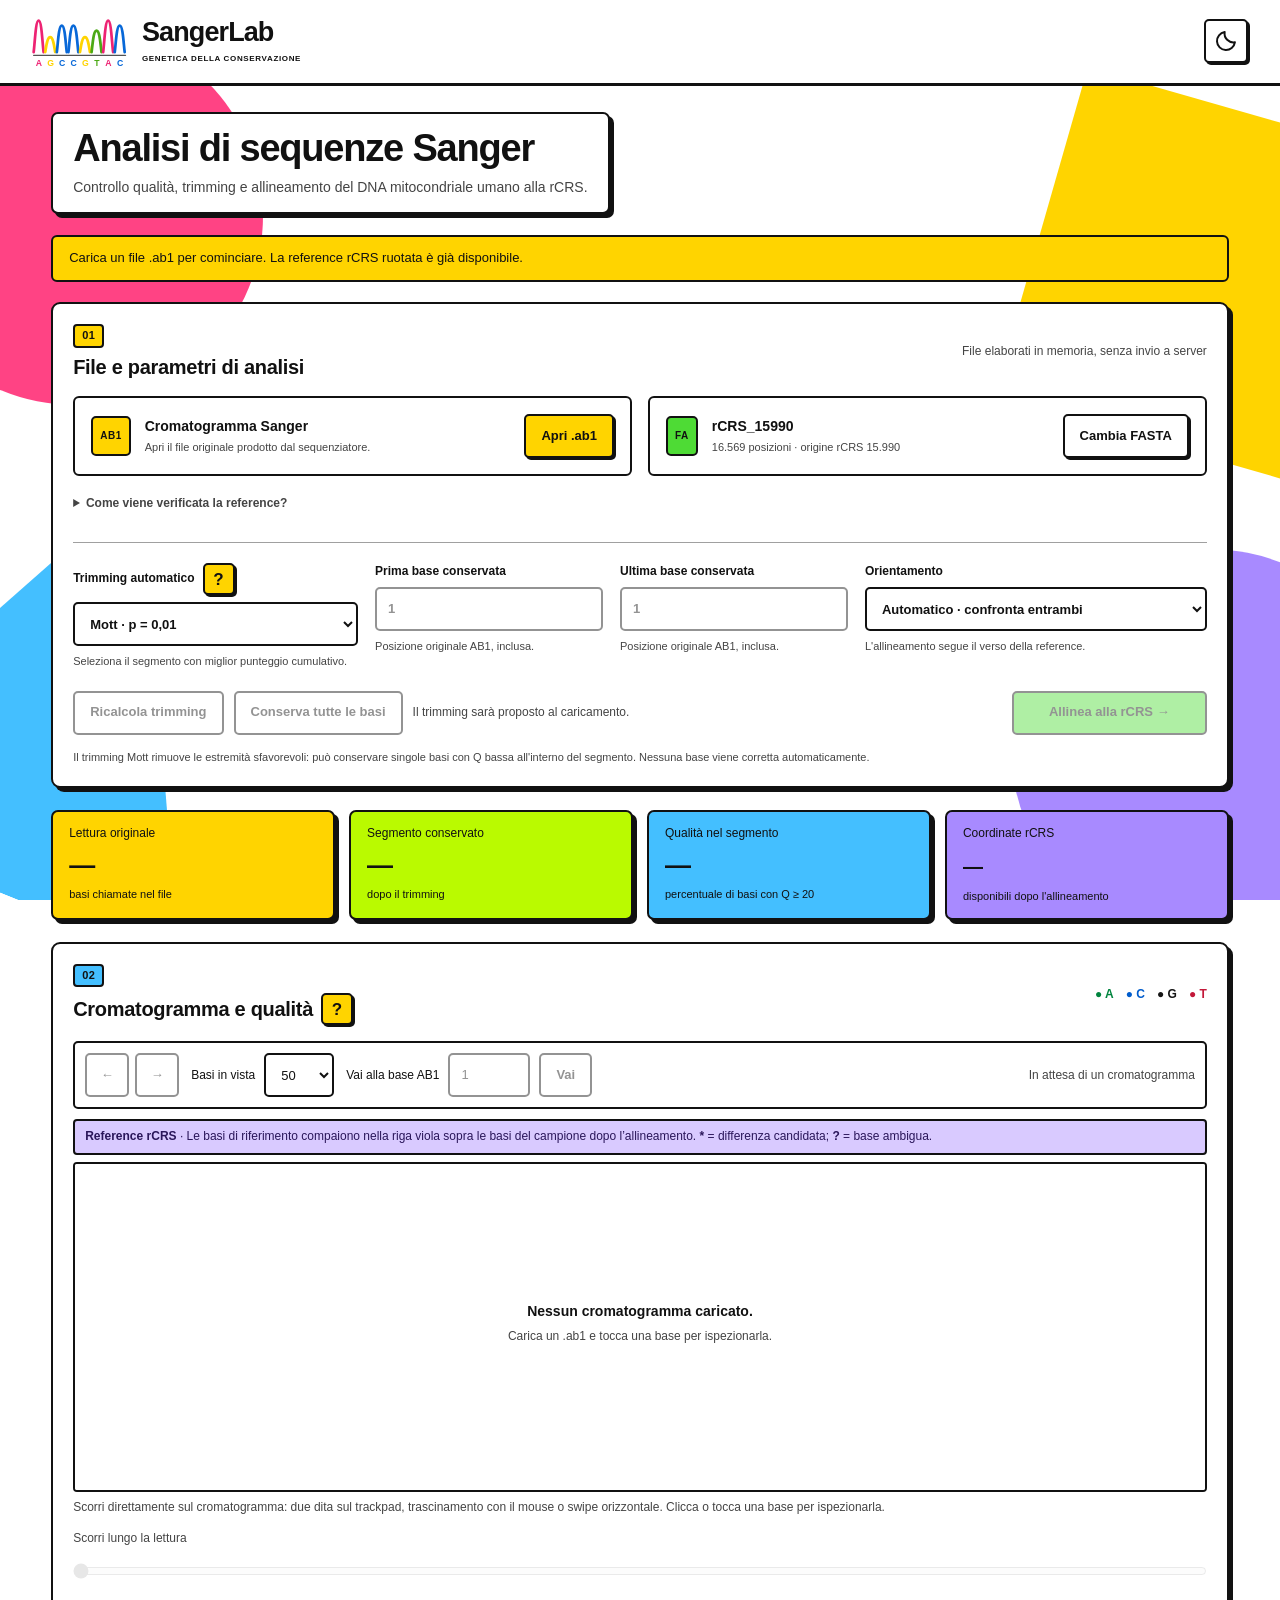
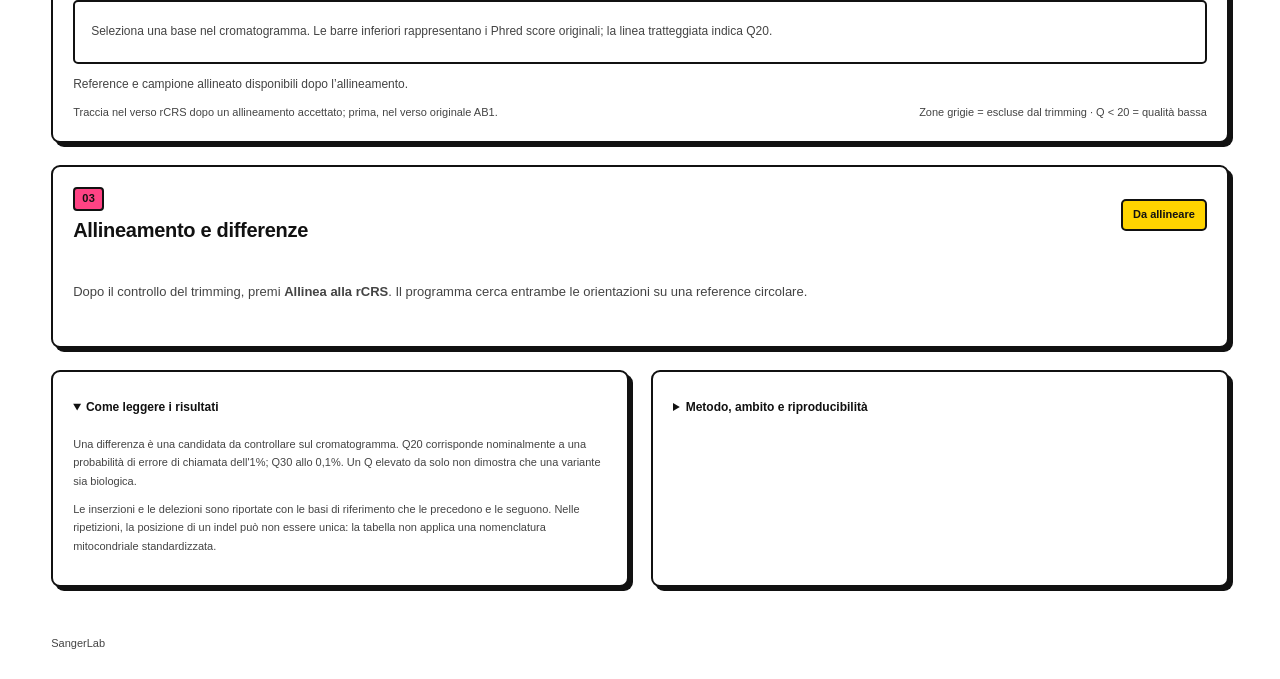
<file: index.html>
<!doctype html>
<!--
MIT License

Copyright (c) 2026 SangerLab contributors

Permission is hereby granted, free of charge, to any person obtaining a copy
of this software and associated documentation files (the "Software"), to deal
in the Software without restriction, including without limitation the rights
to use, copy, modify, merge, publish, distribute, sublicense, and/or sell
copies of the Software, and to permit persons to whom the Software is
furnished to do so, subject to the following conditions:

The above copyright notice and this permission notice shall be included in all
copies or substantial portions of the Software.

THE SOFTWARE IS PROVIDED "AS IS", WITHOUT WARRANTY OF ANY KIND, EXPRESS OR
IMPLIED, INCLUDING BUT NOT LIMITED TO THE WARRANTIES OF MERCHANTABILITY,
FITNESS FOR A PARTICULAR PURPOSE AND NONINFRINGEMENT. IN NO EVENT SHALL THE
AUTHORS OR COPYRIGHT HOLDERS BE LIABLE FOR ANY CLAIM, DAMAGES OR OTHER
LIABILITY, WHETHER IN AN ACTION OF CONTRACT, TORT OR OTHERWISE, ARISING FROM,
OUT OF OR IN CONNECTION WITH THE SOFTWARE OR THE USE OR OTHER DEALINGS IN THE
SOFTWARE.

The ABIF parser is adapted from Sanger Viewer, Copyright (c) 2026 Animesh,
also licensed under MIT. See THIRD_PARTY_NOTICES.txt and src/abif.js.

-->
<html lang="it">
<head>
  <meta charset="utf-8">
  <meta name="viewport" content="width=device-width, initial-scale=1">
  <meta name="theme-color" content="#ffffff">
  <meta http-equiv="Content-Security-Policy" content="default-src 'none'; script-src 'unsafe-inline'; style-src 'unsafe-inline'; img-src data: blob:; worker-src blob:; connect-src 'none'; font-src 'none'; object-src 'none'; base-uri 'none'; form-action 'none'">
  <title>SangerLab · D-loop e coordinate rCRS</title>
  <style>:root{--ink:#252333;--muted:#656274;--green:#6941a5;--green-dark:#4e2c82;--mint:#f0eaf8;--paper:#f4f3f7;--border:#dcd9e4;--a:#19854b;--c:#326fbe;--g:#334155;--t:#c94652;--amber:#986119;--amber-bg:#fff5df;--danger:#ae3c3c;--font:Inter,ui-sans-serif,-apple-system,BlinkMacSystemFont,"Segoe UI",sans-serif}*{box-sizing:border-box}body{margin:0;font-family:var(--font);color:var(--ink);background:var(--paper);font-size:15px;line-height:1.5}button,input,select{font:inherit}button,label.file-button,summary{touch-action:manipulation}button:focus-visible,input:focus-visible,select:focus-visible,summary:focus-visible,a:focus-visible{outline:3px solid #b37d2c;outline-offset:3px}button{cursor:pointer}button:disabled,input:disabled{opacity:.45;cursor:not-allowed}a{color:var(--green)}[hidden]{display:none!important}.topbar{border-bottom:1px solid var(--border);background:#fff}.topinner{max-width:1280px;margin:auto;padding:19px 32px;display:flex;justify-content:space-between;align-items:center}.brand{display:flex;gap:12px;align-items:center;font-size:23px;font-weight:720;letter-spacing:-.7px;text-decoration:none;color:var(--ink)}.brand svg{width:40px;height:40px}.brand small{display:block;font-size:8px;font-weight:650;letter-spacing:1.9px;line-height:1.7}.header-tags{display:flex;gap:12px;align-items:center;font-size:11px}.version{border:1px solid var(--border);padding:6px 9px;border-radius:5px;letter-spacing:1px;color:var(--muted)}.local-badge{display:flex;gap:6px;align-items:center}.local-badge span{color:#27906c;font-size:9px}main{max-width:1280px;margin:auto;padding:0 32px}.hero{display:grid;grid-template-columns:1.5fr 1fr;gap:50px;align-items:center;padding:46px 0 34px}.eyebrow{font-size:10px;font-weight:750;letter-spacing:1.6px;text-transform:uppercase;color:var(--green);margin:0 0 9px}h1{font-size:clamp(30px,3.45vw,43px);font-weight:650;letter-spacing:-1.5px;line-height:1.15;margin:0 0 15px}h1 em{font-style:normal;color:var(--green)}.intro{max-width:650px;color:var(--muted);line-height:1.7;font-size:14px;margin:0}.reference-hero{border-left:1px solid var(--border);padding-left:30px;display:flex;gap:15px;align-items:center}.circle-wrap{width:125px;flex-shrink:0}.reference-hero .eyebrow{font-size:9px;letter-spacing:1px}.reference-route{font-size:19px;line-height:1.4;font-weight:600;letter-spacing:.1px;margin:4px 0 9px}.reference-route span{color:var(--green)}.small{font-size:12px}.muted{color:var(--muted)}.status{border:1px solid #d6cbe7;background:#f3eef9;border-radius:8px;padding:12px 16px;font-size:13px;margin:0 0 22px;overflow-wrap:anywhere}.status.error{background:#fff0ed;border-color:#ebc1b8;color:#8b3030}.status.busy{background:#fff5df;border-color:#eddbb6}.card{background:white;border:1px solid var(--border);border-radius:13px;padding:25px 27px;margin-bottom:22px}.section-head{display:flex;justify-content:space-between;gap:20px;align-items:center;margin-bottom:20px}.section-head .eyebrow{margin-bottom:3px}h2{font-size:20px;line-height:1.3;font-weight:650;letter-spacing:-.4px;margin:0}h3{font-size:14px;margin:0;font-weight:650}.file-grid{display:grid;grid-template-columns:1fr 1fr;gap:16px}.file-box{display:flex;gap:14px;align-items:center;border:1px dashed #cfc5dd;background:#faf9fc;border-radius:8px;padding:16px;min-width:0;position:relative}.file-icon{color:var(--green);border:1px solid #d5c8e7;background:#f2edf9;border-radius:6px;padding:11px 7px;font-size:10px;font-weight:750;letter-spacing:.5px;flex-shrink:0}.file-icon.secondary{color:#566b73;background:#edf2f2;border-color:#d2dddd}.file-info{min-width:0;flex:1}.file-info h3{overflow-wrap:anywhere}.file-info p{font-size:11px;margin:4px 0 0;color:var(--muted)}.button{border:1px solid #cec9d9;border-radius:6px;background:white;color:var(--ink);padding:10px 15px;min-height:44px;font-weight:600;font-size:12px;display:inline-flex;align-items:center;justify-content:center;gap:10px;text-decoration:none;white-space:nowrap;transition:background .12s}.button:hover:not(:disabled){background:#f3eef9;border-color:#a88bca}.button.primary{background:var(--green);color:white;border-color:var(--green)}.button.primary:hover:not(:disabled){background:var(--green-dark)}.button.quiet{border-color:transparent;background:transparent;color:var(--muted)}.small-button{min-height:38px;padding:6px 11px;font-size:11px}.square{width:44px;padding:10px}.file-input{position:absolute;left:0;bottom:0;width:1px;height:1px;opacity:0}.file-box:focus-within{outline:2px solid #a88bca;outline-offset:2px}.reference-details{margin:12px 0 20px;font-size:12px;color:var(--muted)}summary{cursor:pointer;font-weight:600;min-height:34px;padding:7px 0}details p{line-height:1.7}.controls-grid{display:grid;grid-template-columns:1.25fr 1fr 1fr 1.5fr;gap:17px;border-top:1px solid #e8e5ee;padding-top:20px}.field{display:flex;flex-direction:column;gap:7px;font-size:11px;font-weight:650}.field span{font-size:10px;color:var(--muted);font-weight:400;line-height:1.5}input[type=number],select{border:1px solid #cec9d9;border-radius:6px;background:white;color:var(--ink);min-height:44px;padding:10px 11px;font-size:12px;width:100%;min-width:0}select{cursor:pointer}.action-row{display:flex;gap:10px;align-items:center;margin-top:21px;flex-wrap:wrap}.analyze{margin-left:auto;min-width:195px}.method-note{color:var(--muted);font-size:11px;margin:14px 0 0;line-height:1.6}.stats{display:grid;grid-template-columns:repeat(4,1fr);gap:15px;margin-bottom:22px}.stat{border:1px solid var(--border);border-radius:9px;padding:17px 20px;background:#fff;display:flex;flex-direction:column}.stat>span{font-size:11px;color:var(--muted);margin-bottom:4px}.stat strong{font-size:27px;letter-spacing:-.8px;font-weight:650;line-height:1.4;font-variant-numeric:tabular-nums}.stat small{font-size:10px;color:var(--muted);margin-top:4px}.stat .map-stat{font-size:20px;letter-spacing:-.4px;line-height:1.9}.legend{display:flex;gap:13px;font-size:12px;font-weight:650}.base-a{color:var(--a)}.base-c{color:var(--c)}.base-g{color:var(--g)}.base-t{color:var(--t)}.trace-toolbar{display:flex;gap:17px;align-items:center;flex-wrap:wrap;margin-bottom:16px}.nav-buttons{display:flex;gap:6px}.inline-field{display:flex;align-items:center;gap:9px;font-size:11px;white-space:nowrap}.inline-field select{width:70px}.inline-field input{width:82px}#trace-range{margin-left:auto}.canvas-wrap{position:relative;width:100%;height:300px;border:1px solid #dedbe5;border-radius:7px;overflow:hidden;background:white}canvas{display:block;width:100%;height:300px;touch-action:pan-y;cursor:crosshair}.empty-overlay{position:absolute;inset:0;display:flex;justify-content:center;align-items:center;flex-direction:column;pointer-events:none;background:#faf9fc}.empty-overlay p{font-size:12px;color:var(--muted);margin:7px 0}.empty-symbol{font-size:70px;line-height:.8;color:#9d85bf;margin-bottom:20px;font-weight:300}.slider-label{display:flex;justify-content:space-between;font-size:11px;color:var(--muted);margin-top:14px}input[type=range]{width:100%;margin:6px 0 12px;min-height:34px;accent-color:var(--green);touch-action:pan-y}.inspector{padding:14px 16px;min-height:64px;border:1px solid #ddd5e8;background:#f8f6fc;border-radius:7px;font-size:12px;display:flex;gap:25px;align-items:center;flex-wrap:wrap}.inspect-item{display:flex;flex-direction:column;gap:2px}.inspect-item small{color:var(--muted);font-size:10px}.inspect-item strong{font-size:14px;font-variant-numeric:tabular-nums}.inspect-item .base-large{font-size:27px;line-height:1.3}.trace-foot{display:flex;justify-content:space-between;gap:12px;font-size:10px;color:var(--muted);margin-top:12px}.pill{border-radius:5px;padding:6px 10px;background:#eeebf3;color:var(--muted);font-size:11px;white-space:nowrap}.pill.ok{color:var(--green);background:#eee6f7}.pill.warn{color:var(--amber);background:var(--amber-bg)}.result-empty{padding:24px 0;color:var(--muted);font-size:13px}.alignment-summary{display:flex;gap:12px 25px;flex-wrap:wrap;font-size:12px;margin-bottom:15px}.alignment-summary strong{font-weight:650;color:var(--green)}.result-warnings>p{padding:9px 12px;font-size:12px;background:var(--amber-bg);color:#79531b;border-left:3px solid #d6aa56;margin:8px 0}.results-tabs{display:flex;gap:20px;border-bottom:1px solid var(--border);margin-top:21px}.tab{border:0;background:transparent;color:var(--muted);padding:13px 0;min-height:48px;font-size:12px;font-weight:650;border-bottom:2px solid transparent}.tab.active{color:var(--green);border-bottom-color:var(--green)}.tab span{padding:1px 6px;border-radius:4px;background:#eee8f5;margin-left:5px}.table-scroll{overflow:auto;-webkit-overflow-scrolling:touch;border:1px solid var(--border);border-radius:7px}table{border-collapse:collapse;text-align:left;width:100%;font-size:12px}th{font-weight:650;font-size:10px;text-transform:uppercase;letter-spacing:.55px;color:var(--muted);background:#f6f4f9;padding:12px 13px;white-space:nowrap;border-bottom:1px solid var(--border)}td{padding:10px 13px;border-bottom:1px solid #eeecf3;vertical-align:middle;white-space:nowrap}tbody tr:last-child td{border-bottom:0}td.note-cell{white-space:normal;min-width:180px;max-width:280px;font-size:11px;color:var(--muted)}.variant-type{font-size:10px;font-weight:700;color:var(--green);background:#f0eaf8;padding:4px 7px;border-radius:4px}.variant-type.indel{color:#7a5219;background:#fff1d9}.low-quality{color:var(--danger);font-weight:650}.no-variants{padding:25px;background:#f1ecf8;text-align:center;font-size:13px;border-radius:7px}.alignment-nav{display:flex;align-items:center;justify-content:space-between;gap:12px;margin-top:16px}.alignment-grid{font-family:ui-monospace,SFMono-Regular,Consolas,monospace;font-size:12px}.alignment-grid th,.alignment-grid td{text-align:center;padding:7px 5px;min-width:30px;white-space:nowrap}.alignment-grid th.row-name{position:sticky;left:0;z-index:1;background:#f2eff7;font-family:var(--font);min-width:85px;font-size:9px}.alignment-grid td.coord{font-size:8px;color:var(--muted);writing-mode:vertical-rl;height:45px;min-width:23px}.alignment-grid td.mismatch{background:#fff0cd}.alignment-grid td.lowq{border-bottom:2px dashed #bf6d45}.alignment-grid td.base-click{cursor:pointer}.alignment-grid td.origin-cell{border-left:3px solid #6941a5}.export-row{display:flex;flex-wrap:wrap;gap:9px;align-items:center;border-top:1px solid var(--border);margin-top:25px;padding-top:20px}.export-row .eyebrow{margin:0 9px 0 0}.notes-grid{display:grid;grid-template-columns:1fr 1fr;gap:22px}.notes{padding:17px 22px;margin-bottom:0}.notes summary{font-size:12px;color:var(--ink)}.notes p{font-size:11px;color:var(--muted);margin:9px 0}.notes a{word-break:break-word}footer{padding:27px 0;display:flex;justify-content:space-between;gap:12px;font-size:10px;color:var(--muted)}.dragging{outline:3px solid #9877c2;outline-offset:2px}.noscript{padding:30px}
@media(max-width:1000px){.hero{gap:25px}.reference-hero{padding-left:20px;gap:5px}.circle-wrap{width:93px}.reference-route{font-size:17px}.file-box{flex-wrap:wrap}.file-button{margin-left:auto}.file-info{min-width:150px}.controls-grid{grid-template-columns:repeat(2,1fr)}.section-head>span{max-width:170px;text-align:right}.stats{gap:10px}.stat{padding:15px}.stat .map-stat{font-size:17px}.inspector{gap:15px}.action-row #trim-info{order:3;width:100%}.analyze{margin-left:auto}.trace-toolbar{gap:12px}#trace-range{width:100%;margin-left:0}.export-row .button{font-size:11px;padding:9px 12px}.reference-hero .small{font-size:10px}}
@media(max-width:680px){main{padding:0 16px}.topinner{padding:15px 16px}.brand{font-size:21px}.brand small{font-size:6.5px}.brand svg{width:34px;height:34px}.header-tags{gap:7px}.version{font-size:8px;padding:5px}.local-badge{font-size:0}.local-badge span{font-size:10px}.hero{grid-template-columns:1fr;gap:23px;padding:29px 0 25px}h1{font-size:32px}.intro{font-size:13px}.reference-hero{border-left:0;border-top:1px solid var(--border);padding:17px 0 0;gap:18px}.circle-wrap{width:85px}.reference-route{font-size:17px}.reference-hero .eyebrow{margin:0}.reference-hero .small{font-size:11px}.reference-route br{display:none}.reference-route span::before{content:" → "}.reference-route{margin:4px 0}.card{padding:20px 16px;border-radius:10px}.section-head{gap:10px;align-items:flex-start}.section-head>span{display:none}h2{font-size:18px}.file-grid{grid-template-columns:1fr;gap:12px}.file-info{min-width:100px}.file-box{padding:13px;gap:10px;flex-wrap:nowrap}.file-button{font-size:10px;padding:9px}.controls-grid{gap:16px 12px}.field{font-size:10px}.field select{font-size:11px}.field span{font-size:9px}.action-row{gap:7px}.action-row .button{font-size:11px;padding:10px}.analyze{width:100%;margin:8px 0 0;order:4}.stats{grid-template-columns:1fr 1fr}.stat strong{font-size:26px}.stat .map-stat{font-size:19px}.legend{gap:8px;font-size:10px}.trace-toolbar{gap:11px}.jump-field{width:100%}.jump-field input{flex:1;max-width:100px}.trace-foot{flex-direction:column;gap:5px}.inspector{gap:13px 20px}.inspect-item strong{font-size:12px}.notes-grid{grid-template-columns:1fr;gap:14px}.notes{padding:15px 17px}.results-tabs{gap:15px}.tab{font-size:11px}.export-row .button{flex:1}.export-row .eyebrow{width:100%;margin-bottom:3px}footer{font-size:9px;flex-direction:column;gap:5px}.alignment-nav .button{font-size:10px;padding:8px 10px}.alignment-nav #align-range{font-size:10px}.status{font-size:12px}.canvas-wrap,canvas{height:300px}}
@media(prefers-reduced-motion:reduce){*{scroll-behavior:auto!important;transition:none!important}}

/* Compact scientific workstation theme; touch target sizes remain unchanged. */
:root{--font:Arial,Helvetica,sans-serif}body{font-size:14px;line-height:1.45}.topbar{border-top:4px solid var(--green)}.topinner,main{max-width:1500px}.topinner{padding-top:12px;padding-bottom:12px}.brand{font-size:21px;letter-spacing:0}.brand small{font-size:9px;letter-spacing:.65px}.brand svg{width:32px;height:32px}.hero{padding:22px 0 18px;gap:24px}h1{font-size:26px;font-weight:600;letter-spacing:-.35px;margin-bottom:6px}.reference-hero{padding-left:20px}.circle-wrap{width:66px}.reference-route{font-size:14px;margin:2px 0}.reference-hero .eyebrow{letter-spacing:.3px}.eyebrow{letter-spacing:.5px;font-size:10px}.intro{font-size:13px;line-height:1.5}.card{border-radius:5px;padding:18px 20px;margin-bottom:16px}.section-head{margin-bottom:14px}h2{font-size:18px;letter-spacing:0;font-weight:600}.stats{gap:10px;margin-bottom:16px}.stat{border-radius:5px;padding:13px 16px;border-top:3px solid #b9a2d6}.stat strong{font-size:24px;letter-spacing:0}.stat>span{font-size:12px}.stat small{font-size:11px}.button,input[type=number],select{border-radius:4px;font-size:13px}.file-box,.canvas-wrap,.inspector,.status,.table-scroll{border-radius:4px}.trace-toolbar{background:#f6f4f9;border:1px solid var(--border);padding:8px 10px;gap:12px;margin-bottom:10px;border-radius:4px}.trace-card .section-head .eyebrow{display:none}.trace-card .section-head{border-bottom:1px solid var(--border);padding-bottom:12px}.inline-field{font-size:12px}.legend{font-weight:600;gap:12px}.slider-label{font-size:12px}.trace-foot{font-size:11px}.file-box{border-style:solid}.reference-hero .small{margin:4px 0}.empty-symbol{display:none}.status{margin-bottom:16px}.version{letter-spacing:0}.trace-card .canvas-wrap{border-color:#c9c4d2}.local-badge span{color:#27906c}@media(max-width:680px){.hero{gap:12px;padding:16px 0}.hero h1{font-size:23px}.card{padding:14px 12px}.trace-toolbar{gap:8px}.stat{padding:10px}.stat strong{font-size:22px}.brand small{font-size:7px}.reference-hero{padding-left:0}.legend{gap:7px}}

.trace-card .canvas-wrap,.trace-card canvas{height:330px}

/* Neo-brutalist interface: keep the scientific canvas neutral and unchanged. */
:root{--ink:#171717;--muted:#525252;--paper:#fffaf0;--border:#252525;--green:#6742a3;--green-dark:#4d2e85;--mint:#ede4fa;--font:Arial,Helvetica,sans-serif;--yellow:#ffda48;--pink:#ff86aa;--lime:#c9ed70;--blue:#a9d9f6;--lavender:#d7c4ff}
body{background:var(--paper);font-size:14px}.topbar{border-top:0;border-bottom:3px solid var(--ink);background:#fffaf0}.topinner{padding-block:14px}.brand{font-weight:900;font-size:26px;letter-spacing:-1px}.brand small{font-weight:700;letter-spacing:.6px}.version{background:white;border:2px solid var(--ink);border-radius:5px;color:var(--ink);font-weight:700}.local-badge{font-weight:700}.hero{display:block;padding:24px 0 18px}.hero h1{font-size:clamp(25px,3vw,38px);font-weight:900;letter-spacing:-1.2px}.intro{color:var(--muted);font-size:14px}.reference-hero{display:none}.card{border:2px solid var(--ink);border-radius:9px;box-shadow:4px 4px 0 var(--ink);background:#fff;margin-bottom:22px;padding:20px}.section-head{margin-bottom:16px}.section-head .eyebrow,.trace-card .section-head .eyebrow{display:inline-block;background:var(--yellow);border:2px solid var(--ink);border-radius:4px;color:var(--ink);padding:2px 7px;font-size:11px;font-weight:800;margin:0 0 6px}.trace-card .section-head .eyebrow{background:var(--blue)}.results-card .section-head .eyebrow{background:var(--pink)}h2{font-weight:800;font-size:20px;letter-spacing:-.3px}h3{font-weight:800}.status{border:2px solid var(--ink);background:#fff3bd;color:var(--ink);border-radius:6px;margin-bottom:20px}.status.error{background:#ffd0d0;border-color:var(--ink);color:#731f1f}.status.busy{background:#fff3bd;border-color:var(--ink)}.file-box{background:#fffdf7;border:2px solid var(--ink);border-radius:6px}.file-icon,.file-icon.secondary{background:var(--yellow);color:var(--ink);border:2px solid var(--ink);border-radius:5px;font-weight:900}.file-icon.secondary{background:var(--lime)}.button{background:white;color:var(--ink);border:2px solid var(--ink);border-radius:5px;box-shadow:2px 2px 0 var(--ink);font-weight:750;transition:background .12s,box-shadow .12s,transform .12s}.button.primary{background:var(--yellow);color:var(--ink);border-color:var(--ink)}#analyze{background:var(--lime)}.button.quiet{background:#fff;border-color:var(--ink);color:var(--ink)}.button:hover:not(:disabled),.button.primary:hover:not(:disabled),#analyze:hover:not(:disabled){background:var(--blue);border-color:var(--ink);color:var(--ink)}.button:active:not(:disabled){transform:translate(2px,2px);box-shadow:none}.button:disabled{box-shadow:none}.file-box:focus-within{outline:3px solid #6742a3}.controls-grid{border-top:1px solid #bcbcbc}.field{font-size:12px}.field span{font-size:11px}input[type=number],select{border:2px solid var(--ink);border-radius:5px;background:#fff}.stats{gap:14px;margin-bottom:22px}.stat{border:2px solid var(--ink);border-radius:7px;box-shadow:3px 3px 0 var(--ink);background:var(--yellow)}.stat:nth-child(2){background:var(--lime)}.stat:nth-child(3){background:var(--blue)}.stat:nth-child(4){background:var(--lavender)}.stat strong{font-weight:900;font-size:26px}.stat>span,.stat small{color:var(--ink)}.trace-toolbar{background:#fffaf0;border:2px solid var(--ink);border-radius:5px;padding:10px}.trace-card .section-head{border-bottom:0;padding-bottom:0}.trace-card .canvas-wrap{border:2px solid var(--ink);border-radius:4px}.empty-overlay{background:#fffdf7}.inspector{background:#f2f7ff;border:2px solid var(--ink);border-radius:5px}.pill,.pill.ok,.pill.warn{border:2px solid var(--ink);border-radius:5px;color:var(--ink);background:#fff3bd;font-weight:700}.pill.ok{background:var(--lime)}.pill.warn{background:#ffd7b0}.table-scroll{border:2px solid var(--ink);border-radius:5px}th{background:#fff3bd;color:var(--ink);border-bottom:2px solid var(--ink)}td{border-bottom:1px solid #ddd}.variant-type{background:var(--lavender);color:var(--ink);border:1px solid var(--ink)}.variant-type.indel{background:#ffd7b0}.tab.active{color:var(--ink);border-bottom:3px solid var(--ink)}.tab span{background:var(--yellow);border:1px solid var(--ink)}.result-warnings>p{border:1px solid var(--ink);border-left:5px solid #d77a28}.notes{box-shadow:3px 3px 0 var(--ink)}footer{font-size:11px}.notes-grid{margin-top:4px}button:focus-visible,input:focus-visible,select:focus-visible,summary:focus-visible,a:focus-visible{outline:3px solid #6742a3;outline-offset:3px}
@media(max-width:680px){.topinner{padding-block:12px}.brand{font-size:22px}.brand small{font-size:7px}.hero{padding:18px 0 14px}.hero h1{font-size:28px}.intro{font-size:13px}.card{padding:14px 12px;box-shadow:3px 3px 0 var(--ink)}.stats{gap:10px}.stat{padding:10px;box-shadow:2px 2px 0 var(--ink)}.stat strong{font-size:23px}.file-box{flex-wrap:wrap}.file-info{min-width:90px}.field span{font-size:10px}.trace-toolbar{padding:8px}.legend{gap:6px}.section-head{flex-wrap:wrap}.button{white-space:normal}.notes-grid{gap:16px}}

/* Contextual help: native modal dialogs, keyboard and touch accessible. */
.field-heading{display:flex;align-items:center;gap:8px;min-height:32px;flex-wrap:wrap}
.help-trigger{display:inline-grid;place-items:center;flex:none;width:32px;height:32px;padding:0;border:2px solid var(--ink);border-radius:5px;background:var(--yellow);color:var(--ink);font:800 17px/1 Arial,sans-serif;box-shadow:2px 2px 0 var(--ink);cursor:pointer}
.help-trigger:hover{background:var(--blue)}.help-trigger:active{transform:translate(2px,2px);box-shadow:none}
.help-dialog{width:min(650px,calc(100% - 32px));max-height:85vh;max-height:85dvh;padding:0;border:2px solid var(--ink);border-radius:8px;box-shadow:5px 5px 0 var(--ink);background:#fffdf7;color:var(--ink);overflow:auto}
.help-dialog::backdrop{background:rgba(20,20,20,.48)}
.help-dialog-head{position:sticky;top:0;z-index:1;display:flex;align-items:center;justify-content:space-between;gap:12px;background:var(--yellow);border-bottom:2px solid var(--ink);padding:12px 18px}
.help-dialog-head h2{font-size:20px;margin:0;line-height:1.2}.help-dialog-head .help-close{font-size:24px;min-width:40px;min-height:40px;flex:none}
.help-dialog-body{padding:16px 20px;font-size:14px;line-height:1.6}.help-dialog-body h3{margin:16px 0 6px;font-size:15px}.help-dialog-body p{margin:0 0 12px}.help-dialog-body ol{padding-left:22px;margin:0 0 12px}.help-dialog-body li{margin-bottom:6px}
.help-formula{background:var(--lavender);border:1px solid var(--ink);padding:10px 12px;margin:12px 0;text-align:center;font-weight:700;border-radius:4px}
.help-table{width:100%;min-width:0;border-collapse:collapse;margin:12px 0 16px;table-layout:auto}.help-table caption{text-align:left;font-weight:700;margin-bottom:6px}.help-table th,.help-table td{white-space:normal;text-align:left;padding:7px 8px;font-size:13px;overflow-wrap:anywhere}
@media(max-width:680px){.help-trigger{width:42px;height:42px}.help-dialog-body{padding:12px;font-size:13px}.help-dialog-head{padding:10px 12px}.help-dialog-head h2{font-size:18px}.help-table th,.help-table td{padding:6px;font-size:12px}}

.trace-reference-banner{background:#f1e8ff;border:1px solid #2b2238;border-radius:4px;padding:7px 10px;margin:0 0 7px;color:#39225a;font-size:12px;}

/* v0.1.3: saturated neo-brutalist palette, explicit light/dark tokens. */
:root{color-scheme:light;--ink:#111111;--muted:#444444;--paper:#ffffff;--surface:#ffffff;--subsurface:#ffffff;--border:#111111;--edge:#111111;--shadow:#111111;--accent-ink:#111111;--green:#6030d8;--green-dark:#4d1eae;--yellow:#ffd400;--pink:#ff4384;--lime:#bafa00;--blue:#44bfff;--lavender:#a88aff;--fresh:#4edb35;--a:#00843e;--c:#005ccc;--g:#151515;--t:#c31839;--danger:#b31232;--amber:#7b3800;--amber-bg:#fff;--reference-lane:#d9caff;--reference-ink:#2a165a;--mismatch:#e6ddff;--separator:#a0a0a0;--warn:#ffad45;--error-bg:#ff9caf;--focus:#6030d8}
:root[data-theme=dark]{color-scheme:dark;--ink:#ffffff;--muted:#d0d0d5;--paper:#141416;--surface:#202024;--subsurface:#18181b;--border:#f1f1f4;--edge:#f1f1f4;--shadow:#000000;--green:#c7acff;--green-dark:#e0ceff;--a:#53f58b;--c:#6db9ff;--g:#f7f7f7;--t:#ff657d;--danger:#ff96a7;--amber:#ffba75;--amber-bg:#2c2118;--reference-lane:#39276c;--reference-ink:#f5eaff;--mismatch:#39276c;--separator:#55555d;--focus:#d5baff}
body,.topbar{background:var(--paper);color:var(--ink)}.topbar{border-bottom:3px solid var(--edge)}.card,.file-box,.trace-toolbar,.inspector,.empty-overlay,.help-dialog,.version,.button,.button.quiet,input[type=number],select{background:var(--surface);color:var(--ink);border-color:var(--edge)}.card,.stat,.notes{box-shadow:4px 4px 0 var(--shadow)}.button,.help-trigger{box-shadow:2px 2px 0 var(--shadow)}.button:active:not(:disabled),.help-trigger:active{box-shadow:none}.button.primary,.button.primary:hover:not(:disabled),#analyze,.button:hover:not(:disabled),#analyze:hover:not(:disabled),.help-trigger,.help-trigger:hover,.file-icon,.file-icon.secondary,.section-head .eyebrow,.trace-card .section-head .eyebrow,.results-card .section-head .eyebrow{color:var(--accent-ink);border-color:#111}.button.primary{background:var(--yellow)}#analyze{background:var(--fresh)}.button:hover:not(:disabled),.button.primary:hover:not(:disabled),#analyze:hover:not(:disabled),.help-trigger:hover{background:var(--blue)}.file-icon.secondary{background:var(--fresh)}.stat,.stat:nth-child(2),.stat:nth-child(3),.stat:nth-child(4){border-color:#111;color:#111}.stat>span,.stat small,.stat strong{color:#111}.stat:nth-child(2){background:var(--lime)}.stat:nth-child(3){background:var(--blue)}.stat:nth-child(4){background:var(--lavender)}
.status,.status.busy{background:var(--yellow);color:#111;border-color:#111}.status.error{background:var(--error-bg);color:#111;border-color:#111}.controls-grid,.trace-card .section-head,.export-row,.results-tabs{border-color:var(--separator)}.trace-card .canvas-wrap,.canvas-wrap,.table-scroll{border-color:var(--edge);background:var(--subsurface)}.trace-reference-banner{background:var(--reference-lane);color:var(--reference-ink);border:2px solid var(--edge);font-size:12px}.pill,.pill.ok,.pill.warn{color:#111;background:var(--yellow);border-color:#111}.pill.ok{background:var(--fresh)}.pill.warn{background:var(--warn)}.result-warnings>p{background:var(--amber-bg);color:var(--ink);border-color:var(--edge);border-left-color:#ef8100}.tab.active{color:var(--ink);border-bottom-color:var(--green)}.tab span{background:var(--yellow);color:#111;border-color:#111}th{background:var(--yellow);color:#111;border-color:#111}td{border-bottom-color:var(--separator)}.variant-type,.variant-type.indel{background:var(--lavender);color:#111;border-color:#111}.variant-type.indel{background:var(--warn)}.no-variants{background:var(--surface);border:1px solid var(--edge)}.alignment-grid th.row-name{background:var(--surface);color:var(--ink)}.alignment-grid td.mismatch{background:var(--mismatch)}.alignment-grid td.origin-cell{border-left-color:var(--green)}.help-dialog-head{background:var(--yellow);color:#111;border-color:#111}.help-dialog-head .help-close{background:#fff;color:#111;border-color:#111;box-shadow:2px 2px 0 #111}.help-formula{background:var(--lavender);color:#111;border-color:#111}button:focus-visible,input:focus-visible,select:focus-visible,summary:focus-visible,a:focus-visible,.file-box:focus-within{outline:3px solid var(--focus);outline-offset:3px}.local-badge span{color:var(--a)}.header-tags{flex-wrap:wrap;justify-content:flex-end;gap:9px}.header-tags .button{min-height:38px}.brand svg{width:40px;height:40px;flex:none}.brand small{font-size:8px}.help-dialog::backdrop{background:#0009}
@media(max-width:680px){.topinner{flex-wrap:wrap;gap:12px}.header-tags{width:100%;justify-content:flex-start}.header-tags .button{min-height:42px}.brand svg{width:35px;height:35px}.stat,.card{box-shadow:3px 3px 0 var(--shadow)}}

/* Simple geometry behind the workspace. Shapes stay fixed while the workspace scrolls over them. */
:root{
  --art-opacity:1;
  --logo-a:#ed2373;--logo-c:#0868d8;--logo-g:var(--yellow);--logo-t:#4ba916;
}
:root[data-theme=dark]{
  --paper:#303236;--surface:#3b3d42;--subsurface:#35373b;
  --edge:#e1e1e4;--border:#e1e1e4;--separator:#666971;--muted:#d8d9dc;
  --art-opacity:.76;
  --logo-a:#ff68a0;--logo-c:#65bdff;--logo-g:var(--yellow);--logo-t:#8bdf5b;
}
body{isolation:isolate;position:relative;min-height:100vh}
.page-art{position:fixed;inset:0;z-index:0;overflow:hidden;pointer-events:none;user-select:none;opacity:var(--art-opacity)}
.art-field{position:relative;width:min(100%,1500px);height:100%;margin-inline:auto;--art-gutter:clamp(26px,4vw,64px)}
.art{display:block;position:absolute;width:var(--size);height:var(--size)}
.art-circle{border-radius:50%}
.art-square{border-radius:0}
.art-triangle{clip-path:polygon(50% 0,100% 100%,0 100%)}
.art-1{--size:clamp(260px,42vmin,410px);top:3%;left:calc(var(--art-gutter) - var(--size)*.44);background:var(--pink)}
.art-2{--size:clamp(240px,38vmin,380px);top:12%;right:calc(var(--art-gutter) - var(--size)*.43);background:var(--yellow);transform:rotate(16deg)}
.art-3{--size:clamp(300px,48vmin,450px);bottom:0;left:calc(var(--art-gutter) - var(--size)*.48);background:var(--blue);transform:rotate(22deg)}
.art-4{--size:clamp(270px,44vmin,420px);bottom:-5%;right:calc(var(--art-gutter) - var(--size)*.45);background:var(--lavender)}
.topbar,main{position:relative;z-index:1}
.topbar{background:var(--surface)}
.topinner{gap:20px}
main{padding-inline:clamp(26px,4vw,64px)}
.hero{padding-block:26px 21px}
.hero>div:first-child{width:fit-content;max-width:100%;background:var(--surface);padding:13px 20px 14px;border:2px solid var(--edge);border-radius:7px;box-shadow:4px 4px 0 var(--shadow)}
.hero h1{margin-bottom:7px}
.brand{gap:14px;min-width:0;font-size:27px;letter-spacing:-.9px}
.brand #brand-mark{width:96px;height:auto;flex:none;display:block;filter:none;overflow:visible}
.brand-name{display:block;line-height:1.05;white-space:nowrap}
.brand small{font-size:8px;font-weight:700;line-height:1.3;letter-spacing:.65px;margin-top:7px;white-space:nowrap}
.logo-traces{fill:none;stroke-width:3.3;stroke-linecap:round;stroke-linejoin:round}
.logo-letters{font-family:Arial,Helvetica,sans-serif;font-size:10.5px;font-weight:800;text-anchor:middle}
.logo-base-a{stroke:var(--logo-a)}.logo-base-c{stroke:var(--logo-c)}.logo-base-g{stroke:var(--logo-g)}.logo-base-t{stroke:var(--logo-t)}
.logo-letters .logo-base-a{fill:var(--logo-a);stroke:none}.logo-letters .logo-base-c{fill:var(--logo-c);stroke:none}.logo-letters .logo-base-g{fill:var(--logo-g);stroke:none}.logo-letters .logo-base-t{fill:var(--logo-t);stroke:none}
.logo-axis{stroke:var(--ink);stroke-width:1.7;stroke-linecap:round;opacity:.72}
:root[data-theme=dark] .topbar{background:#36383c}
:root[data-theme=dark] .card,:root[data-theme=dark] .help-dialog{background:var(--surface)}
@media(max-width:1000px){
  .art-field{--art-gutter:clamp(26px,4vw,64px)}
  .brand{gap:12px}
}
@media(max-width:680px){
  main{padding-inline:18px}
  .topinner{gap:12px}
  .brand{gap:12px;font-size:25px;letter-spacing:-.7px}
  .brand #brand-mark{width:86px}
  .brand small{font-size:7px;letter-spacing:.5px;margin-top:6px}
  .hero>div:first-child{padding:10px 12px;box-shadow:3px 3px 0 var(--shadow)}
  .hero{padding-block:16px}
  .art-field{--art-gutter:18px}
  .art-1{--size:210px;top:4%;left:-82px}
  .art-2{--size:185px;top:16%;right:-70px}
  .art-3{--size:235px;bottom:2%;left:-100px}
  .art-4{--size:210px;bottom:-3%;right:-86px}
}


/* Direct trace navigation. Vertical touch gestures still scroll the page. */
#trace-canvas{touch-action:pan-y pinch-zoom;cursor:grab}
#trace-canvas.is-panning{cursor:grabbing}
.trace-gesture-hint{margin:7px 0 0;font-size:12px;color:var(--muted)}

/* Compact theme control, aligned right on desktop and mobile. */
.topinner{flex-wrap:nowrap;align-items:center}.header-tags{width:auto;flex:0 0 auto;margin-left:auto;justify-content:flex-end}#theme-toggle{display:grid;place-items:center;width:44px;height:44px;min-width:44px;padding:0}#theme-toggle svg{width:24px;height:24px;pointer-events:none}#theme-toggle .theme-sun,:root[data-theme=dark] #theme-toggle .theme-moon{display:none}:root[data-theme=dark] #theme-toggle .theme-sun{display:block} 
</style>
</head>
<body>
  <div class="page-art" aria-hidden="true">
    <div class="art-field">
      <span class="art art-circle art-1"></span>
      <span class="art art-square art-2"></span>
      <span class="art art-triangle art-3"></span>
      <span class="art art-circle art-4"></span>
    </div>
  </div>
  <header class="topbar"><div class="topinner">
    <a class="brand" href="#main" aria-label="SangerLab, inizio">
      <svg id="brand-mark" viewBox="0 0 116 66" aria-hidden="true" focusable="false">
        <g class="logo-traces">
          <path class="logo-base-a" d="M2 46C3.5 35 4.3 8 8 8S12.5 35 14 46"/>
          <path class="logo-base-g" d="M16 46C17.3 38 18.5 28 22 28S26.7 38 28 46"/>
          <path class="logo-base-c" d="M30 46C31.4 35 32.2 14 36 14S40.6 35 42 46"/>
          <path class="logo-base-c" d="M44 46C45.4 35 46.2 14 50 14S54.6 35 56 46"/>
          <path class="logo-base-g" d="M58 46C59.3 38 60.5 28 64 28S68.7 38 70 46"/>
          <path class="logo-base-t" d="M72 46C73.4 35 74.3 20 78 20S82.6 35 84 46"/>
          <path class="logo-base-a" d="M86 46C87.5 35 88.3 8 92 8S96.5 35 98 46"/>
          <path class="logo-base-c" d="M100 46C101.4 35 102.2 14 106 14S110.6 35 112 46"/>
        </g>
        <path class="logo-axis" d="M2 50H113"/>
        <g class="logo-letters">
          <text class="logo-base-a" x="8" y="63">A</text>
          <text class="logo-base-g" x="22" y="63">G</text>
          <text class="logo-base-c" x="36" y="63">C</text>
          <text class="logo-base-c" x="50" y="63">C</text>
          <text class="logo-base-g" x="64" y="63">G</text>
          <text class="logo-base-t" x="78" y="63">T</text>
          <text class="logo-base-a" x="92" y="63">A</text>
          <text class="logo-base-c" x="106" y="63">C</text>
        </g>
      </svg>
      <span class="brand-name">SangerLab<small>GENETICA DELLA CONSERVAZIONE</small></span>
    </a>
    <div class="header-tags"><button type="button" id="theme-toggle" class="button small-button" aria-label="Attiva tema scuro" title="Attiva tema scuro" aria-pressed="false"><svg class="theme-moon" viewBox="0 0 24 24" fill="none" stroke="currentColor" stroke-width="2" stroke-linecap="round" stroke-linejoin="round" aria-hidden="true"><path d="M20.9 13.35A9 9 0 0 1 10.65 3.1 9 9 0 1 0 20.9 13.35Z"/></svg><svg class="theme-sun" viewBox="0 0 24 24" fill="none" stroke="currentColor" stroke-width="2" stroke-linecap="round" aria-hidden="true"><circle cx="12" cy="12" r="4"/><path d="M12 2v2m0 16v2M2 12h2m16 0h2M4.93 4.93l1.42 1.42m11.3 11.3 1.42 1.42m0-14.14-1.42 1.42M6.35 17.65l-1.42 1.42"/></svg></button></div>
  </div></header>
  <main id="main">
    <section class="hero">
      <div><h1>Analisi di sequenze Sanger</h1><p class="intro">Controllo qualità, trimming e allineamento del DNA mitocondriale umano alla rCRS.</p></div>
      <aside class="reference-hero"><div class="circle-wrap"><svg viewBox="0 0 130 130" aria-label="Il DNA mitocondriale è circolare"><circle cx="65" cy="65" r="48" fill="none" stroke="#e6dff0" stroke-width="7"/><path d="M48.6 19.9 A48 48 0 0 1 81.4 19.9" fill="none" stroke="#6941a5" stroke-width="7" stroke-linecap="round"/><line x1="65" y1="9" x2="65" y2="26" stroke="#bd722a" stroke-width="2"/><text x="65" y="61" text-anchor="middle" fill="#252333" font-size="17" font-weight="650">mtDNA</text><text x="65" y="79" text-anchor="middle" fill="#656274" font-size="11">16.569 posizioni</text></svg></div><div><p class="eyebrow">REFERENCE CIRCOLARE</p><p class="reference-route">15.990 → 16.569<br><span>1 → 15.989</span></p><p class="small muted">Reference iniziale: rCRS_15990<br>NC_012920.1 · rotazione verificata</p></div></aside>
    </section>

    <div id="status" class="status" role="status" aria-live="polite">Carica un file .ab1 per cominciare. La reference rCRS ruotata è già disponibile.</div>

    <section class="card setup" aria-labelledby="setup-title">
      <div class="section-head"><div><p class="eyebrow">01</p><h2 id="setup-title">File e parametri di analisi</h2></div><span class="muted small">File elaborati in memoria, senza invio a server</span></div>
      <div class="file-grid">
        <div class="file-box" id="read-drop"><div class="file-icon">AB1</div><div class="file-info"><h3 id="read-name">Cromatogramma Sanger</h3><p id="read-meta">Apri il file originale prodotto dal sequenziatore.</p></div><label class="button primary file-button" for="ab1-file">Apri .ab1</label><input id="ab1-file" class="file-input" type="file" accept=".ab1,.abi" aria-label="Carica cromatogramma AB1"></div>
        <div class="file-box"><div class="file-icon secondary">FA</div><div class="file-info"><h3 id="reference-name">rCRS_15990</h3><p id="reference-meta">16.569 posizioni · origine rCRS 15.990</p></div><label class="button file-button" for="fasta-file">Cambia FASTA</label><input id="fasta-file" class="file-input" type="file" accept=".fasta,.fa,.fna,.fas,.txt" aria-label="Carica reference FASTA"></div>
      </div>
      <details class="reference-details"><summary>Come viene verificata la reference?</summary><p>Il FASTA deve contenere la rCRS completa NC_012920.1, originale o ruotata. La sequenza viene confrontata base per base con la rCRS inclusa nel tool: l'origine viene ricavata dalla sequenza, mai dal solo nome. Si conserva anche la N convenzionale in posizione 3107. Reference differenti o frammentarie sono rifiutate in questa versione.</p><p id="coordinate-example"></p><button id="restore-reference" class="button small-button">Ripristina rCRS_15990</button></details>
      <div class="controls-grid">
        <div class="field"><div class="field-heading"><label for="cutoff">Trimming automatico</label><button type="button" class="help-trigger" id="help-trim" aria-haspopup="dialog" aria-controls="trim-dialog" aria-label="Come funziona il trimming Mott?">?</button></div><select id="cutoff"><option value="0.05">Mott · p = 0,05 (meno restrittivo)</option><option value="0.01" selected>Mott · p = 0,01</option><option value="0.001">Mott · p = 0,001 (più restrittivo)</option></select><span>Seleziona il segmento con miglior punteggio cumulativo.</span></div>
        <label class="field">Prima base conservata<input type="number" id="trim-start" min="1" value="1" inputmode="numeric" disabled><span>Posizione originale AB1, inclusa.</span></label>
        <label class="field">Ultima base conservata<input type="number" id="trim-end" min="1" value="1" inputmode="numeric" disabled><span>Posizione originale AB1, inclusa.</span></label>
        <label class="field">Orientamento<select id="orientation"><option value="auto">Automatico · confronta entrambi</option><option value="forward">Come nel file AB1</option><option value="reverse">Reverse complement</option></select><span>L'allineamento segue il verso della reference.</span></label>
      </div>
      <div class="action-row"><button id="auto-trim" class="button" disabled>Ricalcola trimming</button><button id="reset-trim" class="button quiet" disabled>Conserva tutte le basi</button><span id="trim-info" class="small muted">Il trimming sarà proposto al caricamento.</span><button id="analyze" class="button primary analyze" disabled>Allinea alla rCRS <span aria-hidden="true">→</span></button></div>
      <p class="method-note">Il trimming Mott rimuove le estremità sfavorevoli: può conservare singole basi con Q bassa all'interno del segmento. Nessuna base viene corretta automaticamente.</p>
    </section>

    <section class="stats" aria-label="Riepilogo analisi"><div class="stat"><span>Lettura originale</span><strong id="stat-length">—</strong><small id="stat-length-note">basi chiamate nel file</small></div><div class="stat"><span>Segmento conservato</span><strong id="stat-trim">—</strong><small id="stat-trim-note">dopo il trimming</small></div><div class="stat"><span>Qualità nel segmento</span><strong id="stat-q">—</strong><small id="stat-q-note">percentuale di basi con Q ≥ 20</small></div><div class="stat"><span>Coordinate rCRS</span><strong id="stat-map" class="map-stat">—</strong><small id="stat-map-note">disponibili dopo l'allineamento</small></div></section>

    <section class="card trace-card" aria-labelledby="trace-title">
      <div class="section-head"><div><p class="eyebrow">02</p><div class="field-heading"><h2 id="trace-title">Cromatogramma e qualità</h2><button type="button" class="help-trigger" id="help-quality" aria-haspopup="dialog" aria-controls="quality-dialog" aria-label="Come si interpretano i punteggi Phred?">?</button></div></div><div class="legend"><span class="base-a">● A</span><span class="base-c">● C</span><span class="base-g">● G</span><span class="base-t">● T</span></div></div>
      <div class="trace-toolbar"><div class="nav-buttons"><button id="prev-trace" class="button square" aria-label="Tratto precedente" disabled>←</button><button id="next-trace" class="button square" aria-label="Tratto successivo" disabled>→</button></div><label class="inline-field">Basi in vista<select id="view-count"><option>30</option><option selected>50</option><option>80</option><option>120</option></select></label><label class="inline-field jump-field">Vai alla base AB1<input type="number" id="jump-base" value="1" min="1" inputmode="numeric" disabled><button id="jump-button" class="button" disabled>Vai</button></label><span id="trace-range" class="small muted">In attesa di un cromatogramma</span></div>
      <p class="trace-reference-banner"><strong>Reference rCRS</strong> · Le basi di riferimento compaiono nella riga viola sopra le basi del campione dopo l’allineamento. <strong>*</strong> = differenza candidata; <strong>?</strong> = base ambigua.</p><div class="canvas-wrap"><canvas id="trace-canvas" aria-label="Cromatogramma, basi della reference e del campione, barre di qualità. Tocca un picco per leggere i dettagli."></canvas><div id="trace-empty" class="empty-overlay"><div class="empty-symbol" aria-hidden="true">∿</div><h3>Nessun cromatogramma caricato.</h3><p>Carica un .ab1 e tocca una base per ispezionarla.</p></div></div>
      <p class="trace-gesture-hint">Scorri direttamente sul cromatogramma: due dita sul trackpad, trascinamento con il mouse o swipe orizzontale. Clicca o tocca una base per ispezionarla.</p>
      <label class="slider-label" for="trace-slider">Scorri lungo la lettura<span id="slider-position"></span></label><input id="trace-slider" type="range" min="0" max="1" value="0" disabled aria-label="Posizione della finestra del cromatogramma">
      <div id="base-inspector" class="inspector"><span class="muted">Seleziona una base nel cromatogramma. Le barre inferiori rappresentano i Phred score originali; la linea tratteggiata indica Q20.</span></div>
      <p id="trace-alignment-note" class="small muted" aria-live="polite">Reference e campione allineato disponibili dopo l’allineamento.</p><div class="trace-foot"><span>Traccia nel verso rCRS dopo un allineamento accettato; prima, nel verso originale AB1.</span><span>Zone grigie = escluse dal trimming · Q &lt; 20 = qualità bassa</span></div>
    </section>

    <section class="card results-card" aria-labelledby="results-title"><div class="section-head"><div><p class="eyebrow">03</p><h2 id="results-title">Allineamento e differenze</h2></div><span id="alignment-state" class="pill">Da allineare</span></div>
      <div id="result-empty" class="result-empty">Dopo il controllo del trimming, premi <strong>Allinea alla rCRS</strong>. Il programma cerca entrambe le orientazioni su una reference circolare.</div>
      <div id="result-content" hidden>
        <div id="alignment-summary" class="alignment-summary"></div><div id="result-warnings" class="result-warnings"></div>
        <div class="results-tabs" role="tablist" aria-label="Risultati"><button id="tab-variants" class="tab active" role="tab" aria-selected="true" aria-controls="variants-panel">Differenze <span id="variant-count">0</span></button><button id="tab-alignment" class="tab" role="tab" aria-selected="false" aria-controls="alignment-panel">Allineamento base per base</button></div>
        <div id="variants-panel" role="tabpanel" aria-labelledby="tab-variants"><p class="small muted">Differenze candidate rispetto alla reference. Tocca «Vedi picco» per tornare alla traccia. La qualità è quella della chiamata nel file, non una probabilità di variante.</p><div class="table-scroll"><table id="variants-table"><thead><tr><th>Tipo</th><th>rCRS</th><th>FASTA</th><th>Ref → lettura</th><th>Q</th><th>Valutazione</th><th>Traccia</th></tr></thead><tbody id="variants-body"></tbody></table></div><div id="no-variants" class="no-variants" hidden>Nessuna differenza nel segmento allineato.</div></div>
        <div id="alignment-panel" role="tabpanel" aria-labelledby="tab-alignment" hidden><div class="alignment-nav"><button id="align-prev" class="button">← Precedenti</button><span id="align-range" class="small"></span><button id="align-next" class="button">Successive →</button></div><p class="small muted">Scorri orizzontalmente se necessario. Le celle viola indicano differenze; quelle tratteggiate, qualità bassa. «+» = inserzione nella lettura; «−» = gap.</p><div class="table-scroll alignment-scroll" id="alignment-grid"></div></div>
        <div class="export-row"><span class="eyebrow">ESPORTA</span><button id="export-fasta" class="button">Lettura FASTA</button><button id="export-alignment" class="button">Allineamento FASTA</button><button id="export-variants" class="button">Differenze TSV</button><button id="export-quality" class="button">Qualità TSV</button><button id="export-report" class="button">Report JSON</button></div>
        <p class="method-note">Il FASTA contiene la lettura rifilata nell'orientamento della reference. Non è un consenso di più letture. Le regioni senza dati non vengono riempite con basi della reference.</p>
      </div>
    </section>

    <section class="notes-grid"><details class="card notes" open><summary>Come leggere i risultati</summary><p>Una differenza è una candidata da controllare sul cromatogramma. Q20 corrisponde nominalmente a una probabilità di errore di chiamata dell'1%; Q30 allo 0,1%. Un Q elevato da solo non dimostra che una variante sia biologica.</p><p>Le inserzioni e le delezioni sono riportate con le basi di riferimento che le precedono e le seguono. Nelle ripetizioni, la posizione di un indel può non essere unica: la tabella non applica una nomenclatura mitocondriale standardizzata.</p></details><details class="card notes"><summary>Metodo, ambito e riproducibilità</summary><p>Allineamento semiglobale con gap affini: tutta la lettura conservata è allineata a un tratto della reference. Match +2, mismatch −3, apertura gap −6, estensione −1. La reference duplicata consente il passaggio attraverso l'origine; la numerazione viene poi riportata modulo 16.569.</p><p>Questa versione analizza una lettura alla volta. Non richiama i picchi, non misura l'eteroplasmia, non costruisce un consenso forward/reverse e non assegna aplogruppi. I Phred sono quelli già presenti nel file AB1.</p><p>Codice open source MIT. Parser adattato da <a href="https://github.com/animeshkundu/sanger-viewer" target="_blank" rel="noopener noreferrer">Sanger Viewer, Animesh</a>. Nessuna libreria esterna caricata, nessun account, nessun caricamento dei dati su server. Ricaricando la pagina si perde la sessione: esporta i risultati per conservarli.</p></details></section>
    <footer><span>SangerLab</span></footer>
  </main>
  <dialog id="trim-dialog" class="help-dialog" aria-labelledby="trim-dialog-title">
    <div class="help-dialog-head"><h2 id="trim-dialog-title">Come funziona il trimming?</h2><button type="button" class="button square help-close" aria-label="Chiudi spiegazione del trimming" autofocus>×</button></div>
    <div class="help-dialog-body">
      <p>Il trimming esclude le estremità della lettura Sanger in cui le chiamate delle basi sono meno affidabili. SangerLab usa una variante dell'algoritmo <strong>Mott</strong>, basata sui punteggi Phred già presenti nel file AB1.</p>
      <h3>Come viene scelto il segmento?</h3>
      <ol><li>Per ogni base, converte la qualità Q in probabilità nominale di errore: P = 10<sup>−Q/10</sup>.</li><li>Calcola il punteggio della base: <strong>p − P</strong>, dove p è il cutoff scelto nel menu.</li><li>Conserva il segmento contiguo con la somma positiva più alta dei punteggi. Se non esiste un segmento con somma positiva, non propone alcun intervallo.</li></ol>
      <div class="help-formula">Punteggio per base = p − 10<sup>−Q/10</sup></div>
      <table class="help-table"><caption>Significato del cutoff Mott</caption><thead><tr><th scope="col">Cutoff p</th><th scope="col">Qualità di pareggio</th><th scope="col">Effetto atteso</th></tr></thead><tbody><tr><td>0,05 (5%)</td><td>Q ≈ 13</td><td>Meno restrittivo</td></tr><tr><td>0,01 (1%)</td><td>Q = 20</td><td>Intermedio (predefinito)</td></tr><tr><td>0,001 (0,1%)</td><td>Q = 30</td><td>Più restrittivo</td></tr></tbody></table>
      <p><strong>Attenzione:</strong> la qualità di pareggio è quella per cui il contributo della singola base è zero, non un filtro rigido. Anche basi con qualità inferiore possono rimanere all'interno del segmento, se compensate da basi di qualità elevata. Il cutoff non è una probabilità di errore dell'intero segmento.</p>
      <h3>Come controllare il risultato?</h3><p>Le regioni escluse appaiono in grigio nel cromatogramma. Puoi cambiare il cutoff, oppure modificare manualmente la prima e l'ultima base conservata (posizioni AB1 incluse). Controlla sempre i picchi e le basi a bassa qualità prima di allineare. Il file originale non viene modificato.</p>
    </div>
  </dialog>
  <dialog id="quality-dialog" class="help-dialog" aria-labelledby="quality-dialog-title">
    <div class="help-dialog-head"><h2 id="quality-dialog-title">Che cos'è il Phred score?</h2><button type="button" class="button square help-close" aria-label="Chiudi spiegazione della qualità" autofocus>×</button></div>
    <div class="help-dialog-body">
      <p>Il punteggio Phred (Q) esprime su scala logaritmica la probabilità nominale che una base sia stata chiamata in modo errato dal basecaller. Più alto è Q, più affidabile è la chiamata, se i punteggi sono ben calibrati.</p>
      <div class="help-formula">Q = −10 log<sub>10</sub>(P<sub>errore</sub>)</div>
      <table class="help-table"><caption>Qualità e probabilità di errore per base</caption><thead><tr><th scope="col">Phred</th><th scope="col">Probabilità di errore</th><th scope="col">Accuratezza nominale</th></tr></thead><tbody><tr><td>Q10</td><td>10%</td><td>90%</td></tr><tr><td>Q20</td><td>1%</td><td>99%</td></tr><tr><td>Q30</td><td>0,1%</td><td>99,9%</td></tr><tr><td>Q40</td><td>0,01%</td><td>99,99%</td></tr></tbody></table>
      <p>Nel grafico, la linea tratteggiata indica Q20. Le barre viola rappresentano Q ≥ 20, quelle arancioni Q &lt; 20. La percentuale di qualità nel riepilogo è la frazione di basi conservate con Q ≥ 20, non l'accuratezza complessiva della lettura.</p>
      <p>I Phred sono quelli originali del file AB1: SangerLab non li ricalcola dall'altezza dei picchi. Una base con Q elevato non dimostra da sola che la differenza dalla reference sia una variante biologica. Controlla il cromatogramma.</p>
    </div>
  </dialog>
  <script id="sanger-reference" type="application/json">{"name": "rCRS_15990", "origin": 15990, "sequence": "[base64]"}</script>
  <script id="sanger-core">/* SangerLab scientific core. MIT License; see LICENSE.
 * Coordinates: internal indices are zero-based; exported positions are one-based.
 * No network requests, external dependencies, read clipping, or reference imputation.
 */
(function (root) {
  'use strict';

  const VERSION = '0.1.3';
  const DNA = /^[ACGTRYSWKMBDHVN]+$/;
  const COMPLEMENT = { A:'T', C:'G', G:'C', T:'A', R:'Y', Y:'R', S:'S', W:'W', K:'M', M:'K', B:'V', V:'B', D:'H', H:'D', N:'N' };
  const NEG = -1e15;

  function cleanSequence(sequence, label) {
    if (typeof sequence !== 'string') throw new Error(label + ': sequenza non valida.');
    const value = sequence.toUpperCase();
    if (!DNA.test(value)) throw new Error(label + ': usare soltanto basi DNA IUPAC, senza gap.');
    return value;
  }

  function parseFasta(text) {
    if (typeof text !== 'string') throw new Error('FASTA: contenuto non testuale.');
    const lines = text.replace(/^\uFEFF/, '').split(/\r?\n/);
    let header = null;
    const parts = [];
    for (const raw of lines) {
      const line = raw.trim();
      if (!line || line.startsWith(';')) continue;
      if (line.startsWith('>')) {
        if (header !== null) throw new Error('Caricare una reference FASTA con una sola sequenza.');
        header = line.slice(1).trim();
        if (!header) throw new Error('FASTA: intestazione vuota.');
      } else {
        if (header === null) throw new Error('FASTA: manca la prima intestazione >nome.');
        parts.push(line.replace(/\s/g, ''));
      }
    }
    if (header === null || !parts.length) throw new Error('FASTA: nessuna sequenza presente.');
    const sequence = cleanSequence(parts.join(''), 'FASTA');
    const name = header.split(/\s+/)[0];
    const ambiguous = (sequence.match(/[^ACGT]/g) || []).length;
    return { name, description:header, sequence, length:sequence.length,
      warnings: ambiguous ? [`La reference contiene ${ambiguous} basi IUPAC ambigue; queste posizioni non producono SNP definiti.`] : [] };
  }

  function reverseComplement(sequence) {
    const value = cleanSequence(sequence, 'Reverse complement');
    let result = '';
    for (let i=value.length-1; i>=0; --i) result += COMPLEMENT[value[i]];
    return result;
  }

  function validateQualities(qualities, length) {
    if (!qualities || qualities.length !== length) throw new Error('Il numero di qualità Phred deve corrispondere alle basi.');
    for (let i=0; i<length; ++i) {
      if (!Number.isFinite(qualities[i]) || qualities[i] < 0 || qualities[i] > 255) {
        throw new Error('Qualità Phred non valida alla base ' + (i+1) + '.');
      }
    }
  }

  /** Modified Mott/Kadane: maximum positive contiguous sum(cutoff - 10^(-Q/10)).
   * Equal-score ties retain the earliest finished segment; exact zero terminal
   * increments are omitted. A nonpositive optimum returns an empty interval.
   * This is NOT a filter requiring every retained base to exceed a Q threshold.
   */
  function mottTrim(qualities, cutoff=0.01) {
    if (!Number.isFinite(cutoff) || cutoff <= 0 || cutoff >= 1) throw new Error('Il cutoff Mott deve essere compreso tra 0 e 1, estremi esclusi.');
    validateQualities(qualities, qualities ? qualities.length : -1);
    let running=0, begin=0, best=0, start=0, end=0;
    for (let i=0; i<qualities.length; ++i) {
      const increment = cutoff - Math.pow(10, -qualities[i]/10);
      if (running <= 1e-12) { running=0; begin=i; }
      running += increment;
      if (running > best + 1e-12) { best=running; start=begin; end=i+1; }
      if (running <= 1e-12) { running=0; begin=i+1; }
    }
    return { start, end, length:end-start, score:best, cutoff, empty:end===start };
  }

  function coordinate(refIndex0, origin, length) {
    const index = ((refIndex0 % length) + length) % length;
    return { fastaPos:index+1, rcrsPos:((origin-1+index)%length)+1 };
  }

  function substitution(a,b,match,mismatch) {
    // Ambiguous symbols carry no mismatch claim and no positive match evidence.
    if (a==='N' || b==='N' || !'ACGT'.includes(a) || !'ACGT'.includes(b)) return 0;
    return a===b ? match : mismatch;
  }

  /** Gotoh-style affine DP, query-global/reference-local. Gaps cost
   * gapOpen + (length-1)*gapExtend. Reference prefix/suffix are free; every
   * query base participates. Traceback uses one byte/cell and rolling scores.
   */
  function semiglobal(query, target, parameters) {
    const m=query.length, n=target.length, stride=n+1;
    const cells=(m+1)*stride;
    if (cells > parameters.maxCells) throw new Error('Allineamento troppo grande: ridurre la lettura/reference. Limite ' + parameters.maxCells.toLocaleString('it-IT') + ' celle.');
    const trace = new Uint8Array(cells);
    let pm=new Float64Array(stride), pi=new Float64Array(stride), pd=new Float64Array(stride);
    let cm=new Float64Array(stride), ci=new Float64Array(stride), cd=new Float64Array(stride);
    pi.fill(NEG); pd.fill(NEG);
    const go=parameters.gapOpen, ge=parameters.gapExtend;
    for (let i=1; i<=m; ++i) {
      cm[0]=NEG; cd[0]=NEG; ci[0]=-go-(i-1)*ge;
      trace[i*stride]=(i===1 ? 0 : 1)<<2;
      const a=query[i-1];
      const knownA = a==='A'||a==='C'||a==='G'||a==='T';
      const row=i*stride;
      for (let j=1; j<=n; ++j) {
        let predecessor=0, best=pm[j-1];
        if (pi[j-1]>best) {best=pi[j-1]; predecessor=1;}
        if (pd[j-1]>best) {best=pd[j-1]; predecessor=2;}
        const b=target[j-1];
        const knownB=b==='A'||b==='C'||b==='G'||b==='T';
        cm[j]=best + (knownA && knownB ? (a===b ? parameters.match : parameters.mismatch) : 0);
        let bits=predecessor;
        best=pi[j]-ge; predecessor=1;
        if (pm[j]-go>best) {best=pm[j]-go; predecessor=0;}
        if (pd[j]-go>best) {best=pd[j]-go; predecessor=2;}
        ci[j]=best; bits|=predecessor<<2;
        best=cd[j-1]-ge; predecessor=2;
        if (cm[j-1]-go>best) {best=cm[j-1]-go; predecessor=0;}
        if (ci[j-1]-go>best) {best=ci[j-1]-go; predecessor=1;}
        cd[j]=best; bits|=predecessor<<4;
        trace[row+j]=bits;
      }
      [pm,cm]=[cm,pm]; [pi,ci]=[ci,pi]; [pd,cd]=[cd,pd];
    }
    let score=NEG, end=0, state=0;
    let endpointCount=0;
    // A final reference deletion is never needed when its suffix is free.
    for (let j=0; j<=n; ++j) {
      const value=Math.max(pm[j],pi[j]);
      if (value>score) {score=value; end=j; state=pm[j]>=pi[j]?0:1; endpointCount=1;}
      else if (value===score) ++endpointCount;
    }
    const uniqueEndpoints=new Set();
    for(let j=0;j<=n;++j) if(Math.max(pm[j],pi[j])===score) {
      uniqueEndpoints.add(parameters.circular ? j%parameters.referenceLength : j);
    }
    let i=m, j=end;
    const reversed=[];
    while (i>0) {
      const bits=trace[i*stride+j];
      if (state===0) {
        if (j===0) throw new Error('Traceback non valido: stato match senza reference.');
        reversed.push({refIndex0:j-1,queryIndex0:i-1});
        state=bits&3; --i; --j;
      } else if (state===1) {
        reversed.push({refIndex0:null,queryIndex0:i-1});
        state=(bits>>2)&3; --i;
      } else if (state===2) {
        if (j===0) throw new Error('Traceback non valido: delezione senza reference.');
        reversed.push({refIndex0:j-1,queryIndex0:null});
        state=(bits>>4)&3; --j;
      } else throw new Error('Traceback non valido.');
    }
    reversed.reverse();
    return {score,start:j,end,rawColumns:reversed,endpointCount,uniqueEndpointCount:uniqueEndpoints.size};
  }

  function anchorFor(index, reference, origin, circular, observed) {
    if (index===null || index===undefined || (!circular && (index<0 || index>=reference.length))) return null;
    const coords=coordinate(index,origin,reference.length);
    return {...coords, base:reference[coords.fastaPos-1], observed};
  }

  function makeVariants(columns, reference, parameters) {
    const variants=[];
    for (let i=0; i<columns.length; ++i) {
      const c=columns[i];
      if (c.op==='=') continue;
      if (c.op==='X' || c.op==='?') {
        variants.push({type:c.op==='X'?'SNP':'AMBIGUOUS', rcrsPos:c.rcrsPos,fastaPos:c.fastaPos,
          ref:c.refBase, alt:c.readBase, readPos:c.readPos, quality:c.quality, flankQuality:null,
          lowQuality:c.lowQuality, positions:[c.rcrsPos], fastaPositions:[c.fastaPos], readPositions:[c.readPos],
          leftAnchor:null,rightAnchor:null,placementAmbiguous:false,
          note:c.op==='?'?'Base IUPAC ambigua nella read o nella reference; nessuna chiamata di SNP definita.':(c.lowQuality?'Differenza in una base di bassa qualità: controllare il cromatogramma.':'Differenza rispetto alla reference; controllare il cromatogramma.')});
        continue;
      }
      const start=i, op=c.op;
      while (i+1<columns.length && columns[i+1].op===op) ++i;
      const block=columns.slice(start,i+1);
      let left=null,right=null;
      for (let k=start-1;k>=0;--k) if(columns[k].refIndex0!==null) {left=columns[k].refIndex0;break;}
      for (let k=i+1;k<columns.length;++k) if(columns[k].refIndex0!==null) {right=columns[k].refIndex0;break;}
      // Flanks outside aligned coverage are reference context, explicitly labelled.
      const hasLeft=left!==null, hasRight=right!==null;
      if(op==='D') {if(left===null) left=block[0].refIndex0-1; if(right===null) right=block.at(-1).refIndex0+1;}
      else {if(left===null && right!==null) left=right-1; if(right===null && left!==null) right=left+1;}
      const leftAnchor=anchorFor(left,reference,parameters.origin,parameters.circular,hasLeft);
      const rightAnchor=anchorFor(right,reference,parameters.origin,parameters.circular,hasRight);
      const ref=op==='D'?block.map(x=>x.refBase).join(''):'';
      const alt=op==='I'?block.map(x=>x.readBase).join(''):'';
      const allele=ref||alt;
      const placementAmbiguous=!!((leftAnchor && leftAnchor.base===allele.at(-1)) || (rightAnchor && rightAnchor.base===allele[0]));
      const qs=block.map(x=>x.quality).filter(x=>x!==null);
      const flankQs=[];
      for(let k=start-1;k>=0;--k) if(columns[k].quality!==null) {flankQs.push(columns[k].quality);break;}
      for(let k=i+1;k<columns.length;++k) if(columns[k].quality!==null) {flankQs.push(columns[k].quality);break;}
      const quality=qs.length?Math.min(...qs):null;
      const flankQuality=flankQs.length?Math.min(...flankQs):null;
      const lowQuality=quality!==null?quality<parameters.qualityThreshold:flankQuality===null||flankQuality<parameters.qualityThreshold;
      const positions=block.filter(x=>x.rcrsPos!==null).map(x=>x.rcrsPos);
      const fastaPositions=block.filter(x=>x.fastaPos!==null).map(x=>x.fastaPos);
      variants.push({type:op==='I'?'INS':'DEL',rcrsPos:positions[0] ?? leftAnchor?.rcrsPos ?? rightAnchor?.rcrsPos ?? null,
        fastaPos:fastaPositions[0] ?? leftAnchor?.fastaPos ?? rightAnchor?.fastaPos ?? null,
        ref,alt,readPos:block.find(x=>x.readPos!==null)?.readPos??null,quality,flankQuality,lowQuality,positions,fastaPositions,
        readPositions:block.filter(x=>x.readPos!==null).map(x=>x.readPos), leftAnchor,rightAnchor,placementAmbiguous,
        note:'Indel rappresentato come nell’allineamento, non normalizzato.'+(placementAmbiguous?' Posizionamento equivalente possibile in una ripetizione.':' Nessuna equivalenza locale semplice rilevata; controllare comunque i picchi.')+(op==='D'?' La delezione non ha un proprio Phred; flankQuality riguarda le basi adiacenti.':'')});
    }
    return variants;
  }

  function alignRead(sequence, qualities, reference, options={}) {
    const query=cleanSequence(sequence,'Read');
    const target=cleanSequence(reference,'Reference');
    validateQualities(qualities,query.length);
    const parameters={origin:1,circular:true,orientation:'auto',match:2,mismatch:-3,gapOpen:6,gapExtend:1,
      trimStart:0,qualityThreshold:20,minIdentity:0.80,minReadLength:50,maxCells:100000000,...options};
    const L=target.length;
    parameters.referenceLength=L;
    if(!Number.isInteger(parameters.origin)||parameters.origin<1||parameters.origin>L) throw new Error('La coordinata rCRS della prima base deve essere un intero da 1 alla lunghezza della reference.');
    if(!['auto','forward','reverse'].includes(parameters.orientation)) throw new Error('Orientamento non valido.');
    if(!Number.isInteger(parameters.trimStart)||parameters.trimStart<0) throw new Error('trimStart deve essere un indice zero-based non negativo.');
    for(const key of ['match','mismatch','gapOpen','gapExtend','qualityThreshold','minIdentity','minReadLength','maxCells']) if(!Number.isFinite(parameters[key])) throw new Error('Parametro numerico non valido: '+key);
    if(parameters.match<=0||parameters.mismatch>0||parameters.gapOpen<=0||parameters.gapExtend<=0) throw new Error('Punteggi di allineamento non validi.');
    if(parameters.minIdentity<0||parameters.minIdentity>1||parameters.minReadLength<1||parameters.qualityThreshold<0) throw new Error('Soglie di controllo non valide.');
    if(parameters.circular && query.length>L) throw new Error('Per questa versione la read deve essere più corta o uguale alla reference circolare.');
    const doubled=parameters.circular?target+target:target;
    let best=null,otherScore=null,selectedOrientation=null,orientedQuery=null,orientedQualities=null;
    const orientations=parameters.orientation==='auto'?['forward','reverse']:[parameters.orientation];
    for(const orientation of orientations) {
      const seq=orientation==='forward'?query:reverseComplement(query);
      const result=semiglobal(seq,doubled,parameters);
      if(best===null||result.score>best.score) {
        otherScore=best?.score??null;
        best=result;selectedOrientation=orientation;orientedQuery=seq;
        orientedQualities=orientation==='forward'?Array.from(qualities):Array.from(qualities).reverse();
      } else otherScore=result.score;
    }
    const referenceSpan=best.end-best.start;
    if(parameters.circular && referenceSpan>L) throw new Error('Allineamento esteso oltre un giro della reference: verificare read, trimming e parametri.');
    const columns=best.rawColumns.map(({refIndex0,queryIndex0})=>{
      const coords=refIndex0===null?{fastaPos:null,rcrsPos:null}:coordinate(refIndex0,parameters.origin,L);
      const refBase=refIndex0===null?'-':doubled[refIndex0];
      const readBase=queryIndex0===null?'-':orientedQuery[queryIndex0];
      const readIndex0=queryIndex0===null?null:parameters.trimStart+(selectedOrientation==='forward'?queryIndex0:query.length-1-queryIndex0);
      const quality=queryIndex0===null?null:orientedQualities[queryIndex0];
      let op;
      if(refIndex0===null) op='I';
      else if(queryIndex0===null) op='D';
      else if(!'ACGT'.includes(refBase)||!'ACGT'.includes(readBase)) op='?';
      else op=refBase===readBase?'=':'X';
      return {op,refIndex0:refIndex0===null?null:refIndex0%L,refUnwrappedIndex0:refIndex0,queryIndex0,...coords,
        readIndex0,readPos:readIndex0===null?null:readIndex0+1,refBase,readBase,quality,lowQuality:quality!==null&&quality<parameters.qualityThreshold};
    });
    // Variant context needs unwrapped indices across the circular join.
    const contextColumns=columns.map(c=>({...c,refIndex0:c.refUnwrappedIndex0}));
    const variants=makeVariants(contextColumns,target,parameters);
    const counts={'=':0,'X':0,'I':0,'D':0,'?':0};
    for(const c of columns) ++counts[c.op];
    const identity=counts['=']/Math.max(1,columns.length);
    const lowQuality=orientedQualities.filter(q=>q<parameters.qualityThreshold).length;
    const first=columns.find(c=>c.rcrsPos!==null),last=columns.findLast(c=>c.rcrsPos!==null);
    const warnings=[];
    const accepted=identity>=parameters.minIdentity&&query.length>=parameters.minReadLength&&referenceSpan>0;
    if(query.length<parameters.minReadLength) warnings.push('Read più corta della lunghezza minima di controllo ('+parameters.minReadLength+' basi).');
    if(identity<parameters.minIdentity) warnings.push('Identità inferiore alla soglia di controllo ('+Math.round(parameters.minIdentity*100)+'%): allineamento non accettato.');
    if(lowQuality) warnings.push(lowQuality+' basi mantenute hanno qualità inferiore a Q'+parameters.qualityThreshold+'. Il trimming Mott può mantenere basi interne di bassa qualità.');
    if(counts['?']) warnings.push(counts['?']+' colonne contengono simboli IUPAC ambigui: nessuna chiamata di SNP definita per queste colonne.');
    if(otherScore!==null&&otherScore===best.score) warnings.push('Entrambi gli orientamenti hanno lo stesso punteggio; orientamento da verificare.');
    // A doubled circle has duplicate endpoints; count distinct circular loci.
    // This detects endpoint ambiguity, not every alternative internal gap path.
    if(best.uniqueEndpointCount>1) warnings.push('Più posizionamenti hanno lo stesso punteggio; verificare la specificità della read.');
    if(variants.some(v=>v.placementAmbiguous)) warnings.push('Almeno un indel cade in una ripetizione: la posizione mostrata dipende dall’allineamento e non è normalizzata.');
    if(!referenceSpan) warnings.push('Nessuna base della reference allineata.');
    let wrapsRcrs=false,wrapsFasta=false;
    for(let i=1;i<columns.length;++i) {
      const c=columns[i]; if(c.rcrsPos===null) continue;
      let k=i-1;while(k>=0&&columns[k].rcrsPos===null)--k;
      if(k>=0){if(c.rcrsPos<columns[k].rcrsPos)wrapsRcrs=true;if(c.fastaPos<columns[k].fastaPos)wrapsFasta=true;}
    }
    return {version:VERSION,orientation:selectedOrientation,score:best.score,otherOrientationScore:otherScore,
      sequence:orientedQuery,qualities:orientedQualities,columns,variants,
      alignment:{reference:columns.map(c=>c.refBase).join(''),query:columns.map(c=>c.readBase).join(''),
        matchLine:columns.map(c=>c.op==='='?'|':c.op==='?'?'?':' ').join('')},
      summary:{readLength:query.length,alignmentColumns:columns.length,referenceLength:L,referenceSpan,
        fastaStart:first?.fastaPos??null,fastaEnd:last?.fastaPos??null,rcrsStart:first?.rcrsPos??null,rcrsEnd:last?.rcrsPos??null,
        matches:counts['='],mismatches:counts.X,inserted:counts.I,deleted:counts.D,ambiguous:counts['?'],lowQuality,
        identity,readCoverage:1,referenceCoverage:referenceSpan/L,wrapsRcrs,wrapsFasta,accepted,
        equivalentEndpointCount:best.uniqueEndpointCount,
        meanQuality:orientedQualities.reduce((a,b)=>a+b,0)/orientedQualities.length},
      warnings,parameters};
  }

  const api={VERSION,parseFasta,reverseComplement,mottTrim,coordinate,alignRead};
  root.SangerCore=api;
  if(typeof module!=='undefined'&&module.exports) module.exports=api;
})(typeof globalThis!=='undefined'?globalThis:this);
</script>
  <script>/*
 * ABIF parser adapted and hardened from Sanger Viewer:
 * https://github.com/animeshkundu/sanger-viewer/blob/
 * 3ceda33e18dde1700f6a53414f58ad4b1d8989be/src/parsers/abif.ts
 *
 * MIT License
 * Copyright (c) 2026 Animesh
 *
 * Permission is hereby granted, free of charge, to any person obtaining a copy
 * of this software and associated documentation files (the "Software"), to deal
 * in the Software without restriction, including without limitation the rights
 * to use, copy, modify, merge, publish, distribute, sublicense, and/or sell
 * copies of the Software, and to permit persons to whom the Software is
 * furnished to do so, subject to the following conditions:
 *
 * The above copyright notice and this permission notice shall be included in all
 * copies or substantial portions of the Software.
 *
 * THE SOFTWARE IS PROVIDED "AS IS", WITHOUT WARRANTY OF ANY KIND, EXPRESS OR
 * IMPLIED, INCLUDING BUT NOT LIMITED TO THE WARRANTIES OF MERCHANTABILITY,
 * FITNESS FOR A PARTICULAR PURPOSE AND NONINFRINGEMENT. IN NO EVENT SHALL THE
 * AUTHORS OR COPYRIGHT HOLDERS BE LIABLE FOR ANY CLAIM, DAMAGES OR OTHER
 * LIABILITY, WHETHER IN AN ACTION OF CONTRACT, TORT OR OTHERWISE, ARISING FROM,
 * OUT OF OR IN CONNECTION WITH THE SOFTWARE OR THE USE OR OTHER DEALINGS IN THE
 * SOFTWARE.
 *
 * SangerLab changes: bounds checks, typed signed traces, matched PBAS/PLOC/PCON
 * generations, no assumed FWO_ channel order, length consistency checks,
 * no extraction of personal instrument/sample metadata, reverse-complement
 * of sequence/quality/peaks/channels as one coherent record.
 */

(function (global) {
"use strict";

const ABIF_COMPLEMENT = Object.freeze({
  A: 'T', T: 'A', C: 'G', G: 'C', R: 'Y', Y: 'R', S: 'S', W: 'W',
  K: 'M', M: 'K', B: 'V', V: 'B', D: 'H', H: 'D', N: 'N'
});

/** Parse ABI analyzed traces and the original basecaller calls (PBAS2).
 * Falls back to generation 1 only when the whole PBAS2/PLOC2 pair is absent.
 * A generation's quality scores are never mixed with another generation.
 * All per-base and per-trace coordinates are zero based internally.
 */
function parseAb1(buffer, fileName = 'sequence.ab1') {
  if (ArrayBuffer.isView(buffer)) {
    buffer = buffer.buffer.slice(buffer.byteOffset, buffer.byteOffset + buffer.byteLength);
  }
  if (!(buffer instanceof ArrayBuffer) || buffer.byteLength < 34) {
    throw new Error('File AB1 vuoto, troppo corto o non valido.');
  }
  if (buffer.byteLength > 64 * 1024 * 1024) {
    throw new Error('File AB1 oltre il limite di 64 MiB di questa versione.');
  }
  const view = new DataView(buffer);
  const warnings = [];
  function check(offset, length, what) {
    if (!Number.isSafeInteger(offset) || !Number.isSafeInteger(length) ||
        offset < 0 || length < 0 || offset + length > buffer.byteLength) {
      throw new Error(`File AB1 incompleto o corrotto: ${what}.`);
    }
  }
  function ascii(offset, length) {
    check(offset, length, 'testo oltre la fine del file');
    let result = '';
    for (let i = 0; i < length; i++) result += String.fromCharCode(view.getUint8(offset + i));
    return result;
  }
  function entry(offset) {
    check(offset, 28, 'directory');
    return {
      tag: ascii(offset, 4), number: view.getUint32(offset + 4, false),
      type: view.getUint16(offset + 8, false), size: view.getUint16(offset + 10, false),
      count: view.getUint32(offset + 12, false), bytes: view.getUint32(offset + 16, false),
      dataOffset: view.getUint32(offset + 20, false), inlineOffset: offset + 20
    };
  }
  function location(e) {
    const at = e.bytes <= 4 ? e.inlineOffset : e.dataOffset;
    check(at, e.bytes, `${e.tag}${e.number}`);
    return at;
  }
  function string(e) {
    let at = location(e), size = e.bytes;
    if (e.type === 18) {
      if (!size) return '';
      const length = view.getUint8(at);
      if (length + 1 > size) throw new Error('Stringa AB1 Pascal incompleta.');
      at++; size = length;
    }
    return ascii(at, size).replace(/\0+$/g, '');
  }
  function numbers(e, byteQuality = false) {
    const at = location(e);
    const supportedSizes = {1: 1, 2: 1, 3: 2, 4: 2, 5: 4, 7: 4, 8: 8};
    const size = supportedSizes[e.type];
    if (!size || e.size !== size || e.count * size > e.bytes) {
      throw new Error(`Formato numerico non supportato o incompleto: ${e.tag}${e.number}.`);
    }
    if (byteQuality && size !== 1) throw new Error('Formato PCON non supportato: attesi byte.');
    const out = new Array(e.count);
    for (let i = 0; i < e.count; i++) {
      const p = at + i * size;
      if (size === 1) out[i] = view.getUint8(p);
      else if (e.type === 3) out[i] = view.getUint16(p, false);
      else if (e.type === 4) out[i] = view.getInt16(p, false);
      else if (e.type === 5) out[i] = view.getInt32(p, false);
      else if (e.type === 7) out[i] = view.getFloat32(p, false);
      else if (e.type === 8) out[i] = view.getFloat64(p, false);
      if (!Number.isFinite(out[i])) throw new Error('Dato numerico AB1 non finito.');
    }
    return out;
  }
  if (ascii(0, 4) !== 'ABIF') throw new Error('Firma ABIF assente: selezionare un file .ab1 valido.');
  const version = view.getUint16(4, false);
  if (![1, 3].includes(Math.floor(version / 100))) {
    throw new Error(`Versione ABIF ${version} non supportata.`);
  }
  const root = entry(6);
  if (!root.count || root.count > 100000) throw new Error('Numero di elementi ABIF non valido.');
  check(root.dataOffset, root.count * 28, 'tabella delle directory');
  const entries = new Map();
  for (let i = 0; i < root.count; i++) {
    const e = entry(root.dataOffset + i * 28), key = `${e.tag}${e.number}`;
    if (entries.has(key)) throw new Error(`Tag ABIF duplicato: ${key}.`);
    entries.set(key, e);
  }
  const fwo = entries.get('FWO_1');
  if (!fwo) throw new Error('FWO_1 assente: ordine dei canali non determinabile.');
  const channelOrder = string(fwo).toUpperCase();
  if (channelOrder.length !== 4 || [...channelOrder].sort().join('') !== 'ACGT') {
    throw new Error('Ordine dei quattro canali FWO_1 non valido.');
  }
  const channels = {};
  for (let i = 0; i < 4; i++) {
    const e = entries.get(`DATA${i + 9}`);
    if (!e) throw new Error(`Traccia analizzata DATA${i + 9} assente.`);
    channels[channelOrder[i]] = Float32Array.from(numbers(e));
  }
  const sampleCount = channels.A.length;
  if (!sampleCount || !['C', 'G', 'T'].every(b => channels[b].length === sampleCount)) {
    throw new Error('I quattro canali del cromatogramma hanno lunghezze diverse o sono vuoti.');
  }
  let generation;
  if (entries.has('PBAS2') && entries.has('PLOC2')) generation = 2;
  else if (!entries.has('PBAS2') && !entries.has('PLOC2') && entries.has('PBAS1') && entries.has('PLOC1')) {
    generation = 1;
    warnings.push('PBAS2/PLOC2 assenti: letti PBAS1/PLOC1, che possono contenere modifiche precedenti.');
  } else throw new Error('Coppia coerente PBAS/PLOC assente: file AB1 non analizzato o incompleto.');
  const sequence = string(entries.get(`PBAS${generation}`)).toUpperCase();
  if (!sequence.length || /[^ACGTRYSWKMBDHVN]/.test(sequence)) {
    throw new Error('Sequenza ABI vuota o contenente caratteri non IUPAC.');
  }
  const peakPositions = numbers(entries.get(`PLOC${generation}`));
  if (peakPositions.length !== sequence.length) throw new Error('Numero di basi e coordinate dei picchi non coincidente.');
  if (peakPositions.some((x, i) => !Number.isInteger(x) || x < 0 || x >= sampleCount || (i > 0 && x < peakPositions[i - 1]))) {
    throw new Error('Coordinate dei picchi fuori intervallo o non ordinate.');
  }
  const qualityEntry = entries.get(`PCON${generation}`);
  const qualities = qualityEntry ? numbers(qualityEntry, true) : null;
  if (qualities && qualities.length !== sequence.length) throw new Error('Numero di qualità PCON e di basi non coincidente.');
  if (!qualities) warnings.push(`PCON${generation} assente: qualità e trimming automatico non disponibili.`);
  return {
    format: 'ab1', fileName, abiVersion: version, sampleCount, channelOrder,
    channels, sequence, baseCalls: sequence.split(''), peakPositions, qualities,
    sourceIndices: Array.from({length: sequence.length}, (_, i) => i),
    orientation: 'original',
    tags: {baseCalls: `PBAS${generation}`, peaks: `PLOC${generation}`, qualities: qualities ? `PCON${generation}` : null},
    warnings
  };
}

/** Reverse the plotted signal AND complement its channel labels.
 * Merely reversing a sequence string would leave a scientifically wrong trace.
 * This operation is an involution: applying it twice restores all data.
 */
function reverseComplementTrace(record) {
  const channels = {};
  for (const base of ['A', 'C', 'G', 'T']) channels[base] = Float32Array.from(record.channels[ABIF_COMPLEMENT[base]]).reverse();
  const baseCalls = record.baseCalls.slice().reverse().map(b => ABIF_COMPLEMENT[b]);
  return {
    ...record,
    channels,
    baseCalls,
    sequence: baseCalls.join(''),
    peakPositions: record.peakPositions.slice().reverse().map(x => record.sampleCount - 1 - x),
    qualities: record.qualities ? record.qualities.slice().reverse() : null,
    sourceIndices: record.sourceIndices.slice().reverse(),
    orientation: record.orientation === 'reverse-complement' ? 'original' : 'reverse-complement'
  };
}

const api = Object.freeze({parseAb1, reverseComplementTrace});
global.SangerAbif = api;
if (typeof module !== "undefined" && module.exports) module.exports = api;
})(typeof globalThis !== "undefined" ? globalThis : this);
</script>
  <script>/* SangerLab UI, MIT. Inputs and results stay in memory in this browser. */
(function () {
  'use strict';
  const $ = id => document.getElementById(id);
  const Core = globalThis.SangerCore;
  const Parser = globalThis.SangerAbif;
  if(window.matchMedia('(max-width: 680px)').matches) $('view-count').value='30';
  const bundled = JSON.parse($('sanger-reference').textContent);
  const N = bundled.sequence.length;
  const canonical = bundled.sequence.slice(N - bundled.origin + 1) + bundled.sequence.slice(0, N - bundled.origin + 1);
  const colors = {};
  const chartPalettes = {
    light:{A:'#00843e',C:'#005ccc',G:'#151515',T:'#c31839',amb:'#654880',refLane:'#d9caff',sampleLane:'#ffffff',excluded:'#d4d4d4bb',diff:'#e6ddff',diffLane:'#bca5ff',selected:'#8b5cff35',label:'#393939',refLabel:'#2a165a',ink:'#111111',grid:'#b4b4b4',qLine:'#777777',unmapped:'#595959',qLow:'#c45300',qHigh:'#7042df',deletion:'#5c28c7',marker:'#b00056'},
    dark:{A:'#53f58b',C:'#6db9ff',G:'#f7f7f7',T:'#ff657d',amb:'#d9b5ff',refLane:'#39276c',sampleLane:'#35373b',excluded:'#55555ab8',diff:'#2a2145',diffLane:'#563b9a',selected:'#a684ff42',label:'#d6d6d9',refLabel:'#f5eaff',ink:'#ffffff',grid:'#56565e',qLine:'#a5a5ae',unmapped:'#b9b9bf',qLow:'#ff9a43',qHigh:'#a98aff',deletion:'#d2baff',marker:'#ff70a5'}
  };
  let palette=chartPalettes.light;
  function readPreference(key){try{return localStorage.getItem(key);}catch{return null;}}
  function savePreference(key,value){try{localStorage.setItem(key,value);}catch{}}
  function applyTheme(theme){
    const dark=theme==='dark';document.documentElement.dataset.theme=dark?'dark':'light';
    palette=chartPalettes[dark?'dark':'light'];Object.assign(colors,{A:palette.A,C:palette.C,G:palette.G,T:palette.T,N:palette.amb,R:palette.amb,Y:palette.amb});
    const button=$('theme-toggle');button.setAttribute('aria-pressed',String(dark));button.setAttribute('aria-label',dark?'Attiva tema chiaro':'Attiva tema scuro');button.title=button.getAttribute('aria-label');
    document.querySelector('meta[name="theme-color"]').content=dark?'#303236':'#ffffff';
    drawTrace();renderInspector();if(state.result)renderAlignment();
  }

  const state = {read:null,reference:null,origin:bundled.origin,result:null,trimMethod:'Mott',trimCutoff:0.01,autoEmpty:false,
    readHash:null,referenceHash:null,viewStart:0,selected:null,alignmentPage:0,worker:null,run:0,load:0,busy:false,mapping:new Map(),elapsed:null};
  const number = n => n === null || n === undefined ? '—' : Number(n).toLocaleString('it-IT');
  const text = (id,value) => { $(id).textContent = value; };
  const element = (tag,content,className) => {const e=document.createElement(tag);if(content!==undefined)e.textContent=content;if(className)e.className=className;return e;};
  function status(message,type='') { text('status',message); $('status').className='status'+(type?' '+type:''); }
  async function sha256(bytes) {
    if(!globalThis.crypto?.subtle) return null;
    try {const a=await crypto.subtle.digest('SHA-256',bytes);return [...new Uint8Array(a)].map(n=>n.toString(16).padStart(2,'0')).join('');} catch {return null;}
  }
  function region() {
    if(!state.read) throw new Error('Carica prima un cromatogramma.');
    const start=Number($('trim-start').value),end=Number($('trim-end').value);
    if(state.autoEmpty||!Number.isInteger(start)||!Number.isInteger(end)||start<1||end<start||end>state.read.sequence.length) throw new Error('Trimming non valido: indica prima e ultima base, incluse, fra 1 e '+state.read.sequence.length+'.');
    return {start:start-1,end,length:end-start+1};
  }
  function toggleControls() {
    const ready=!!state.read;
    for(const id of ['trim-start','trim-end','reset-trim','jump-base','jump-button','prev-trace','next-trace','trace-slider']) $(id).disabled=!ready||state.busy;
    $('auto-trim').disabled=!ready||!state.read.qualities||state.busy;
    let valid=false;try {region();valid=true;} catch {}
    $('analyze').disabled=!ready||!state.read.qualities||!valid||state.busy;
    $('orientation').disabled=state.busy;$('cutoff').disabled=state.busy;
  }
  function invalidate() {
    state.run++;if(state.worker){state.worker.terminate();state.worker=null;}
    state.busy=false;state.result=null;state.mapping.clear();state.elapsed=null;
    $('result-content').hidden=true;$('result-empty').hidden=false;
    text('alignment-state','Da allineare');$('alignment-state').className='pill';
    $('analyze').replaceChildren(document.createTextNode('Allinea alla rCRS →'));
    renderStats();toggleControls();drawTrace();renderInspector();
  }
  function setReference(reference) {
    if(reference.sequence.length!==N) throw new Error('Questa versione richiede la rCRS completa di '+number(N)+' posizioni, originale o ruotata.');
    const offset=(canonical+canonical).indexOf(reference.sequence);
    if(offset<0||offset>=N) throw new Error('Il FASTA non è una rotazione esatta di NC_012920.1. Non posso assegnare automaticamente coordinate rCRS affidabili. La reference precedente resta selezionata.');
    invalidate();state.reference=reference;state.origin=offset+1;
    state.referenceHash=null;
    const thisReference=reference;
    sha256(new TextEncoder().encode(reference.sequence)).then(hash=>{if(state.reference===thisReference)state.referenceHash=hash;});
    text('reference-name',reference.name);text('reference-meta',number(N)+' posizioni · origine rCRS '+number(state.origin));
    const join=N-state.origin+1;
    text('coordinate-example',`Prima base FASTA → rCRS ${number(state.origin)}. `+(state.origin===1?'Il FASTA segue la numerazione canonica.':`Basi FASTA ${number(join)} e ${number(join+1)} → rCRS ${number(N)} e 1.`));
  }
  function trimAuto(announce=true) {
    if(!state.read?.qualities) return;
    const cutoff=Number($('cutoff').value);const trim=Core.mottTrim(state.read.qualities,cutoff);
    invalidate();state.trimMethod='Mott';state.trimCutoff=cutoff;state.autoEmpty=trim.empty;
    $('trim-start').value=trim.start+1;$('trim-end').value=trim.end;
    if(trim.empty)status('Nessun segmento ha un punteggio Mott positivo. Controlla le qualità; puoi impostare manualmente un intervallo per ispezionarlo.','error');
    else if(announce)status(`Trimming Mott p=${cutoff}: conservate le basi ${trim.start+1}–${trim.end}. Controlla i picchi e avvia l'allineamento.`);
    updateTrimInfo();
  }
  function updateTrimInfo() {
    let r=null;try {r=region();} catch {}
    if(r)text('trim-info',`${number(r.length)} basi conservate · ${r.start} escluse a sinistra, ${state.read.sequence.length-r.end} a destra · ${state.trimMethod}`);
    else text('trim-info','Intervallo non valido o nessun segmento conservato.');
    renderStats();toggleControls();drawTrace();renderInspector();
  }
  async function loadRead(file) {
    if(!file)return;const token=++state.load;
    if(file.size>64*1024*1024){status('File oltre 64 MiB: scegli un singolo cromatogramma AB1.','error');return;}
    status('Lettura del file AB1 e delle qualità…','busy');
    try {
      const bytes=await file.arrayBuffer();const parsed=Parser.parseAb1(bytes,file.name);const hash=await sha256(bytes);
      if(token!==state.load)return;
      invalidate();state.read=parsed;state.readHash=hash;state.selected=null;state.autoEmpty=false;
      $('trim-start').max=parsed.sequence.length;$('trim-end').max=parsed.sequence.length;$('jump-base').max=parsed.sequence.length;
      $('trim-start').value=1;$('trim-end').value=parsed.sequence.length;
      text('read-name',file.name);text('read-meta',`${number(parsed.sequence.length)} basi · ${parsed.tags.baseCalls} / ${parsed.tags.qualities||'Phred assenti'} · 4 canali`);
      $('trace-empty').hidden=true;
      if(parsed.qualities){trimAuto(false);state.viewStart=Math.max(0,Number($('trim-start').value)-6);}
      else {state.viewStart=0;state.trimMethod='manuale';updateTrimInfo();}
      if(parsed.warnings.length)status(parsed.warnings.join(' '),parsed.qualities?'':'error');
      else if(!state.autoEmpty)status(`File aperto: ${file.name}. Trimming proposto; puoi regolare le estremità e premere «Allinea alla rCRS».`);
      syncTraceControls();drawTrace();toggleControls();
    } catch(error){if(token===state.load)status(error.message,'error');}
  }
  function renderStats() {
    if(!state.read)return;
    text('stat-length',number(state.read.sequence.length));text('stat-length-note',`Phred ${state.read.qualities?'originali':'non disponibili'} · ${state.read.channelOrder}`);
    let r;try{r=region();}catch{text('stat-trim','—');text('stat-q','—');text('stat-map','—');return;}
    text('stat-trim',number(r.length));text('stat-trim-note',`basi AB1 ${r.start+1}–${r.end}`);
    if(state.read.qualities){const q=state.read.qualities.slice(r.start,r.end);text('stat-q',(100*q.filter(x=>x>=20).length/q.length).toLocaleString('it-IT',{maximumFractionDigits:1})+'%');text('stat-q-note',`Q ≥ 20 · Q media ${(q.reduce((a,b)=>a+b,0)/q.length).toLocaleString('it-IT',{maximumFractionDigits:1})}`);}
    else{text('stat-q','—');text('stat-q-note','Phred assenti nel file');}
    if(state.result){const s=state.result.summary;text('stat-map',`${number(s.rcrsStart)} → ${number(s.rcrsEnd)}`);text('stat-map-note',s.accepted?(s.wrapsRcrs?'attraversa 16.569 → 1':'nell’orientamento della reference'):'ipotesi non accettata: vedi avvisi');}
    else{text('stat-map','—');text('stat-map-note','disponibili dopo l’allineamento');}
  }
  // The viewport stays in original AB1 indices; only the display axis is reversed.
  const traceReversed = () => Boolean(state.result?.summary.accepted && state.result.orientation==='reverse');
  function syncTraceControls() {
    if(!state.read)return;
    const count=Number($('view-count').value);const max=Math.max(0,state.read.sequence.length-count);
    state.viewStart=Math.max(0,Math.min(max,state.viewStart));
    const reverse=traceReversed();
    $('trace-slider').max=max;$('trace-slider').value=reverse?max-state.viewStart:state.viewStart;
    const end=Math.min(state.viewStart+count,state.read.sequence.length);
    text('trace-range',`Basi AB1 ${reverse?end:state.viewStart+1}–${reverse?state.viewStart+1:end} di ${number(state.read.sequence.length)}`);
    text('slider-position',`${reverse?end:state.viewStart+1} / ${state.read.sequence.length}`);
  }
  let plotGeometry=null;
  function drawTrace() {
    const canvas=$('trace-canvas'),rect=canvas.getBoundingClientRect(),dpr=Math.min(window.devicePixelRatio||1,2);
    if(rect.width<1)return;
    canvas.width=Math.round(rect.width*dpr);canvas.height=Math.round(rect.height*dpr);
    const ctx=canvas.getContext('2d');ctx.scale(dpr,dpr);const w=rect.width,h=rect.height;ctx.clearRect(0,0,w,h);
    if(!state.read){plotGeometry=null;return;}
    syncTraceControls();const read=state.read,lo=state.viewStart,hi=Math.min(read.sequence.length,lo+Number($('view-count').value));
    const peaks=read.peakPositions,pad=hi-lo>1?(peaks[hi-1]-peaks[lo])/(hi-lo-1)/2:5;
    const sampleLo=Math.max(0,peaks[lo]-pad),sampleHi=Math.min(read.sampleCount-1,peaks[hi-1]+pad);
    const aligned=Boolean(state.result?.summary.accepted),reverse=traceReversed();
    const left=76,right=w-12,width=Math.max(1,right-left),scale=width/Math.max(1,sampleHi-sampleLo),x=s=>reverse?right-(s-sampleLo)*scale:left+(s-sampleLo)*scale;
    let minimum=0,maximum=1;
    for(const b of ['A','C','G','T'])for(let i=Math.floor(sampleLo);i<=Math.ceil(sampleHi);i++){const value=read.channels[b][i];if(value>maximum)maximum=value;if(value<minimum)minimum=value;}
    // A fixed, contrasting reference lane makes the aligned bases unmistakable.
    ctx.fillStyle=palette.refLane;ctx.fillRect(0,33,w,19);
    ctx.fillStyle=palette.sampleLane;ctx.fillRect(0,53,w,39);
    let trim={start:0,end:0};try{trim=region();}catch{}
    for(let i=lo;i<hi;i++) {
      const x1=x(i? (peaks[i-1]+peaks[i])/2:sampleLo),x2=x(i+1<peaks.length?(peaks[i]+peaks[i+1])/2:sampleHi);
      const a=Math.min(x1,x2),b=Math.max(x1,x2);
      if(i<trim.start||i>=trim.end){ctx.fillStyle=palette.excluded;ctx.fillRect(Math.max(left,a),0,Math.min(right,b)-Math.max(left,a),h);}
      if(aligned&&['X','I','?'].includes(state.mapping.get(i)?.op)){ctx.fillStyle=palette.diff;ctx.fillRect(Math.max(left,a),0,Math.min(right,b)-Math.max(left,a),h);ctx.fillStyle=palette.diffLane;ctx.fillRect(Math.max(left,a),33,Math.min(right,b)-Math.max(left,a),37);}
      if(state.selected===i){ctx.fillStyle=palette.selected;ctx.fillRect(Math.max(left,a),0,Math.min(right,b)-Math.max(left,a),h);}
    }
    ctx.fillStyle=palette.label;ctx.font='8px system-ui';ctx.textAlign='left';ctx.fillText('AB1',3,15);
    ctx.fillText('rCRS',3,29);
    ctx.font='bold 11px Arial';ctx.fillStyle=palette.refLabel;ctx.fillText('Reference',4,47);
    ctx.fillStyle=palette.ink;ctx.fillText('Campione',4,65);
    if(aligned){ctx.font='bold 10px Arial';ctx.fillStyle=palette.marker;ctx.fillText('Differenze',4,85);}
    if(!aligned){ctx.font='11px Arial';ctx.fillStyle=palette.refLabel;ctx.fillText('Premi Allinea alla rCRS per visualizzare le basi di riferimento',left+5,47);}
    ctx.strokeStyle=palette.grid;ctx.lineWidth=1;ctx.beginPath();ctx.moveTo(left,241);ctx.lineTo(right,241);ctx.moveTo(left,314);ctx.lineTo(right,314);ctx.stroke();
    const y=value=>239-(value-minimum)/(maximum-minimum)*144;
    ctx.save();ctx.beginPath();ctx.rect(left,92,width,152);ctx.clip();
    for(const b of ['G','C','A','T']){
      // Complement the dye channel and mirror its x-axis, not just the labels.
      const channel=read.channels[reverse?Core.reverseComplement(b):b];
      ctx.strokeStyle=colors[b];ctx.lineWidth=1.55;ctx.beginPath();
      for(let i=Math.floor(sampleLo);i<=Math.ceil(sampleHi);i++){if(i===Math.floor(sampleLo))ctx.moveTo(x(i),y(channel[i]));else ctx.lineTo(x(i),y(channel[i]));}ctx.stroke();
    }
    ctx.restore();
    const qmax=Math.max(60,...(read.qualities||[]));
    ctx.setLineDash([3,3]);ctx.strokeStyle=palette.qLine;ctx.beginPath();ctx.moveTo(left,314-20/qmax*50);ctx.lineTo(right,314-20/qmax*50);ctx.stroke();ctx.setLineDash([]);
    ctx.textAlign='left';ctx.font='8px system-ui';ctx.fillStyle=palette.label;ctx.fillText('Q20',2,314-20/qmax*50+3);
    for(let i=lo;i<hi;i++){
      const px=x(peaks[i]),base=reverse?Core.reverseComplement(read.sequence[i]):read.sequence[i],q=read.qualities?.[i],mapped=state.mapping.get(i);
      ctx.textAlign='center';ctx.font='8px system-ui';ctx.fillStyle=palette.label;
      if(i%5===0||(i===lo&&(5-i%5)%5>=3)){ctx.fillText(String(i+1),px,15);if(aligned&&mapped)ctx.fillText(mapped.rcrsPos===null?'+':String(mapped.rcrsPos),px,29);}
      ctx.font=hi-lo>80?'10px ui-monospace,monospace':'bold 12px ui-monospace,monospace';ctx.fillStyle=colors[base]||palette.amb;ctx.fillText(base,px,65);
      if(aligned){
        ctx.fillStyle=mapped?(colors[mapped.refBase]||palette.refLabel):palette.unmapped;
        ctx.fillText(mapped?mapped.refBase:'·',px,47);
        // Mark only mapped candidate differences; ambiguity is not a mutation.
        if(mapped&&['X','I','?'].includes(mapped.op)){
          ctx.fillStyle=palette.marker;ctx.font='bold 20px Arial';
          ctx.fillText(mapped.op==='?'?'?':'*',px,88);
        }
      }
      if(q!==undefined&&q!==null){const bw=Math.max(2,Math.min(12,width/(hi-lo)*.65));ctx.fillStyle=q<20?palette.qLow:palette.qHigh;ctx.fillRect(px-bw/2,314-q/qmax*50,bw,q/qmax*50);if(hi-lo<=50&&(width/(hi-lo)>12||i%5===0)){ctx.fillStyle=palette.label;ctx.font='8px system-ui';ctx.fillText(String(q),px,261);}}
    }
    // A deletion has no AB1 peak. Mark the boundary, not a neighboring base.
    if(aligned){
      const columns=state.result.columns;
      for(let j=0;j<columns.length;j++){
        if(columns[j].op!=='D')continue;
        const start=j;while(j+1<columns.length&&columns[j+1].op==='D')j++;
        const a=columns[start-1]?.readIndex0,b=columns[j+1]?.readIndex0;
        if(a==null||b==null||a<lo||a>=hi||b<lo||b>=hi)continue;
        const px=(x(peaks[a])+x(peaks[b]))/2;
        ctx.strokeStyle=palette.deletion;ctx.lineWidth=1.5;ctx.beginPath();ctx.moveTo(px,32);ctx.lineTo(px,68);ctx.stroke();
        ctx.fillStyle=palette.deletion;ctx.font='bold 9px Arial';ctx.textAlign='center';ctx.fillText('D'+(j-start+1),px,9);
        ctx.fillStyle=palette.marker;ctx.font='bold 20px Arial';ctx.fillText('*',px,88);
      }
    }
    text('trace-alignment-note',aligned?(reverse?'Cromatogramma e campione in reverse complement, nel verso rCRS. Le posizioni AB1 originali decrescono.':'Cromatogramma e campione nel verso rCRS (forward).')+' Riga Reference = basi rCRS allineate; · = base AB1 non allineata; − = gap nella reference. * = differenza candidata (sostituzione o indel); ? = base ambigua; D = delezione tra picchi (dettagli nella tabella allineamento).':state.result?'Allineamento non accettato: confronto non mostrato nel cromatogramma.':'Reference e campione allineato disponibili dopo l’allineamento.');
    plotGeometry={left,right,sampleLo,sampleHi,lo,hi,width,reverse};
  }
  function renderInspector() {
    const box=$('base-inspector');
    if(!state.read||state.selected===null){box.replaceChildren(element('span','Seleziona una base nel cromatogramma. Le barre inferiori rappresentano i Phred score originali; la linea tratteggiata indica Q20.','muted'));return;}
    const i=state.selected,read=state.read,q=read.qualities?.[i],c=state.mapping.get(i);
    const shown=traceReversed()?Core.reverseComplement(read.sequence[i]):read.sequence[i];
    const fields=[['Base visualizzata',shown],['Posizione AB1',String(i+1)],['Phred originale',q===undefined?'assente':'Q'+q],['P(errore) nominale',q===undefined?'—':(100*Math.pow(10,-q/10)).toLocaleString('it-IT',{maximumSignificantDigits:3})+'%'],['Posizione rCRS',c?(c.rcrsPos===null?'inserzione':String(c.rcrsPos)):'non allineata'],['Posizione FASTA',c?(c.fastaPos===null?'inserzione':String(c.fastaPos)):'—']];
    if(c&&state.result.summary.accepted)fields.push(['Base reference (rCRS)',c.refBase],['Campione nel verso rCRS',c.readBase]);
    box.replaceChildren();fields.forEach(([label,value],index)=>{const item=element('div',undefined,'inspect-item');item.append(element('small',label));const strong=element('strong',value,index===0?'base-large':'');if(index===0)strong.style.color=colors[shown]||palette.amb;item.append(strong);box.append(item);});
    if(traceReversed())box.append(element('span','Base nel file AB1 originale: '+read.sequence[i]+'. La traccia visualizzata è in reverse complement.','small muted'));
  }
  function jumpToRead(index) {
    if(!state.read)return;state.selected=Math.max(0,Math.min(state.read.sequence.length-1,index));
    state.viewStart=Math.max(0,state.selected-Math.floor(Number($('view-count').value)/2));$('jump-base').value=state.selected+1;
    syncTraceControls();drawTrace();renderInspector();
  }
  function analyze() {
    let r;try{r=region();}catch(error){status(error.message,'error');return;}
    if(!state.read.qualities){status('Phred assenti: non è possibile eseguire questa analisi con qualità.','error');return;}
    invalidate();state.busy=true;const token=state.run;toggleControls();text('analyze','Allineamento in corso…');
    status('Allineamento circolare in corso. Confronto della lettura e del reverse complement…','busy');
    const payload={sequence:state.read.sequence.slice(r.start,r.end),qualities:state.read.qualities.slice(r.start,r.end),reference:state.reference.sequence,
      options:{origin:state.origin,circular:true,orientation:$('orientation').value,trimStart:r.start}};
    const source=$('sanger-core').textContent+'\nself.onmessage=function(e){try { self.postMessage({result:SangerCore.alignRead(e.data.sequence,e.data.qualities,e.data.reference,e.data.options)}); } catch(err){self.postMessage({error:err.message});}};';
    const url=URL.createObjectURL(new Blob([source],{type:'text/javascript'}));const started=performance.now();
    try {
      const worker=new Worker(url);URL.revokeObjectURL(url);state.worker=worker;
      const finish=()=>{worker.terminate();if(state.worker===worker)state.worker=null;state.busy=false;toggleControls();text('analyze','Allinea alla rCRS →');};
      worker.onmessage=event=>{if(token!==state.run)return;finish();if(event.data.error){status(event.data.error,'error');return;}state.elapsed=performance.now()-started;state.result=event.data.result;state.analysisTrim={...r,method:state.trimMethod,cutoff:state.trimMethod==='Mott'?state.trimCutoff:null};state.mapping=new Map(state.result.columns.filter(c=>c.readIndex0!==null).map(c=>[c.readIndex0,c]));state.alignmentPage=0;renderResults();renderStats();if(state.result.summary.accepted){const first=state.result.columns.find(c=>c.readIndex0!==null);const size=Number($('view-count').value);state.viewStart=state.result.orientation==='reverse'?Math.max(r.start,first.readIndex0-size+1):first.readIndex0;state.selected=first.readIndex0;$('jump-base').value=first.readIndex0+1;}drawTrace();renderInspector();const count=state.result.variants.length;status(state.result.summary.accepted?`Allineamento completato: ${count} differenze candidate. Controlla qualità e picchi prima di interpretarle.`:'Allineamento non accettato dalle soglie di controllo. Esamina gli avvisi e il trimming.',state.result.summary.accepted?'':'error');};
      worker.onerror=()=>{if(token!==state.run)return;finish();status('Il browser non ha completato il calcolo. Prova a ricaricare il file o apri il tool da un sito HTTPS.','error');};
      worker.postMessage(payload);
    } catch(error){URL.revokeObjectURL(url);state.busy=false;toggleControls();text('analyze','Allinea alla rCRS →');status('Impossibile avviare il calcolo nel browser: '+error.message,'error');}
  }
  function renderResults() {
    const result=state.result,s=result.summary;$('result-empty').hidden=true;$('result-content').hidden=false;
    text('alignment-state',s.accepted?'Allineato · da revisionare':'Non accettato');$('alignment-state').className='pill '+(s.accepted?'ok':'warn');
    const summary=$('alignment-summary');summary.replaceChildren();
    for(const [label,value] of [['Orientamento',result.orientation==='forward'?'forward':'reverse complement'],['Identità',(100*s.identity).toLocaleString('it-IT',{maximumFractionDigits:2})+'%'],['Basi della lettura',number(s.readLength)],['Score',String(result.score)],['Passaggio origine',s.wrapsRcrs?'16.569 → 1':'no']]){const span=element('span',label+': ');span.append(element('strong',value));summary.append(span);}
    const warnings=$('result-warnings');warnings.replaceChildren();for(const warning of result.warnings)warnings.append(element('p',warning));
    if(result.variants.some(v=>v.quality!==null&&v.quality>=20&&v.quality<30))warnings.append(element('p','Alcune differenze hanno Q fra 20 e 29. Meritano una revisione particolarmente attenta dei picchi.'));
    text('variant-count',result.variants.length);renderVariants();renderAlignment();
  }
  function anchorText(v,coord) {
    if(v.type==='INS')return (v.leftAnchor?.[coord]??'?')+' | '+(v.rightAnchor?.[coord]??'?');
    const positions=coord==='rcrsPos'?v.positions:v.fastaPositions;
    return positions?.length>1?positions[0]+'–'+positions.at(-1):String(v[coord]??'—');
  }
  function variantIndex(v) {
    if(v.readPos!==null)return v.readPos-1;
    const c=state.result.columns.find(c=>c.readPos!==null&&(c.rcrsPos===v.leftAnchor?.rcrsPos||c.rcrsPos===v.rightAnchor?.rcrsPos));return c?c.readPos-1:null;
  }
  function renderVariants() {
    const body=$('variants-body');body.replaceChildren();const variants=state.result.variants;
    $('no-variants').hidden=variants.length!==0;$('variants-table').hidden=variants.length===0;
    for(const v of variants){const tr=element('tr');const type=element('td');type.append(element('span',v.type==='AMBIGUOUS'?'AMB':v.type,'variant-type'+(['INS','DEL'].includes(v.type)?' indel':'')));tr.append(type);
      tr.append(element('td',anchorText(v,'rcrsPos')),element('td',anchorText(v,'fastaPos')),element('td',(v.ref||'−')+' → '+(v.alt||'−')));
      const q=element('td',v.quality===null?(v.flankQuality===null?'—':'fianchi ≥ '+v.flankQuality):String(v.quality),v.lowQuality?'low-quality':'');tr.append(q);
      let note=v.type==='SNP'?(v.quality<20?'Qualità bassa · rivedere':v.quality<30?'Q20–29 · rivedere':'Candidata · verificare il picco'):v.type==='AMBIGUOUS'?'Base ambigua · non risolta':v.placementAmbiguous?'Ripetizione · posizione non univoca':'Indel · rappresentazione non normalizzata';
      if(v.type==='INS')note+='; coordinate fra le due ancore';if(v.type==='DEL')note+='; Q dei fianchi';
      tr.append(element('td',note,'note-cell'));const action=element('td');const index=variantIndex(v);if(index!==null){const button=element('button','Vedi picco','button small-button');button.addEventListener('click',()=>{jumpToRead(index);$('trace-title').scrollIntoView({behavior:'smooth',block:'start'});});action.append(button);}else action.textContent='—';tr.append(action);body.append(tr);
    }
  }
  function renderAlignment() {
    if(!state.result)return;const columns=state.result.columns,size=40;const max=Math.max(0,Math.floor((columns.length-1)/size));state.alignmentPage=Math.max(0,Math.min(max,state.alignmentPage));
    const start=state.alignmentPage*size,end=Math.min(start+size,columns.length),slice=columns.slice(start,end);text('align-range',`Colonne ${start+1}–${end} / ${columns.length}`);$('align-prev').disabled=state.alignmentPage===0;$('align-next').disabled=state.alignmentPage===max;
    const table=element('table',undefined,'alignment-grid');const body=element('tbody');
    for(const row of [{name:'rCRS',key:'rcrsPos',coord:true},{name:'FASTA',key:'fastaPos',coord:true},{name:'Reference',key:'refBase'},{name:'Lettura',key:'readBase'},{name:'Q',key:'quality'},{name:'AB1',key:'readPos',coord:true}]){const tr=element('tr');tr.append(element('th',row.name,'row-name'));for(const c of slice){let val=c[row.key];if(val===null)val=row.key.includes('Pos')&&c.op==='I'?'+':'−';const td=element('td',String(val),(row.coord?'coord ':'')+(['X','I','D','?'].includes(c.op)?'mismatch ':'')+(c.lowQuality?'lowq ':'')+(c.rcrsPos===1?'origin-cell ':'')+(c.readIndex0!==null?'base-click':''));if(row.key==='readBase'||row.key==='refBase')td.style.color=colors[c[row.key]]||palette.amb;if(c.readIndex0!==null)td.addEventListener('click',()=>jumpToRead(c.readIndex0));tr.append(td);}body.append(tr);}table.append(body);$('alignment-grid').replaceChildren(table);
  }
  function download(name,content,type='text/plain;charset=utf-8') {
    const url=URL.createObjectURL(new Blob([content],{type}));const a=element('a');a.href=url;a.download=name;document.body.append(a);a.click();a.remove();setTimeout(()=>URL.revokeObjectURL(url),1000);
  }
  const wrap=seq=>(seq.match(/.{1,80}/g)||[]).join('\n');
  const cleanName=name=>name.replace(/\.[^.]+$/,'').replace(/[^A-Za-z0-9_-]/g,'_').slice(0,100)||'lettura';
  const cell=value=>String(value??'').replace(/[\t\r\n]/g,' ');
  const tsv=rows=>rows.map(row=>row.map(cell).join('\t')).join('\n')+'\n';
  function report() {
    return {tool:'SangerLab',version:'1.0.6',generatedAt:new Date().toISOString(),input:{fileName:state.read.fileName,sha256:state.readHash,baseCount:state.read.sequence.length,tags:state.read.tags},reference:{name:state.reference.name,accession:'NC_012920.1',sequenceSha256:state.referenceHash,length:N,originRcrs1:state.origin,exactRotationVerified:true},coordinateConvention:'All public positions 1-based; trim.start zero-based inclusive, trim.end zero-based exclusive. Insertions between leftAnchor/rightAnchor; not mitochondrial-normalized.',trim:state.analysisTrim,analysis:state.result,elapsedMs:state.elapsed,scope:'Single original basecaller read; no consensus, no heteroplasmy estimate, no haplogroup assignment.'};
  }
  function exportResults(kind) {
    if(!state.result)return;const name=cleanName(state.read.fileName),r=state.result,s=r.summary,trim=state.analysisTrim;
    const label=`${name} trim_AB1=${trim.start+1}-${trim.end} orientation=${r.orientation} rCRS=${s.rcrsStart}-${s.rcrsEnd} wraps_origin=${s.wrapsRcrs} accepted=${s.accepted}`;
    if(kind==='fasta')download(name+'_trimmed.fasta','>'+label+'\n'+wrap(r.sequence)+'\n');
    if(kind==='alignment')download(name+'_alignment.fasta','>rCRS_aligned rCRS='+s.rcrsStart+'-'+s.rcrsEnd+'\n'+wrap(r.alignment.reference)+'\n>'+label+'\n'+wrap(r.alignment.query)+'\n');
    if(kind==='variants'){
      const rows=[['type','rcrs_position_or_between_anchors','fasta_position_or_between_anchors','ref','alt','read_pos_AB1','basecaller_phred','flank_phred_min','low_quality_Q20','placement_ambiguous','left_anchor_rcrs','right_anchor_rcrs','left_anchor_observed','right_anchor_observed','alignment_accepted','note']];
      for(const v of r.variants)rows.push([v.type,anchorText(v,'rcrsPos'),anchorText(v,'fastaPos'),v.ref,v.alt,v.readPos,v.quality,v.flankQuality,v.lowQuality,v.placementAmbiguous,v.leftAnchor?.rcrsPos,v.rightAnchor?.rcrsPos,v.leftAnchor?.observed,v.rightAnchor?.observed,s.accepted,v.note]);
      download(name+'_differences.tsv',tsv(rows),'text/tab-separated-values;charset=utf-8');
    }
    if(kind==='quality'){
      const rows=[['read_position_AB1','original_base','original_phred','retained','fasta_position','rcrs_position','aligned_base','alignment_op']];
      for(let i=0;i<state.read.sequence.length;i++){const c=state.mapping.get(i);rows.push([i+1,state.read.sequence[i],state.read.qualities?.[i],i>=trim.start&&i<trim.end,c?.fastaPos,c?.rcrsPos,c?.readBase,c?.op]);}
      download(name+'_qualities.tsv',tsv(rows),'text/tab-separated-values;charset=utf-8');
    }
    if(kind==='report')download(name+'_report.json',JSON.stringify(report(),null,2)+'\n','application/json');
  }
  $('ab1-file').addEventListener('change',event=>loadRead(event.target.files[0]));
  $('fasta-file').addEventListener('change',async event=>{const file=event.target.files[0];if(!file)return;try{if(file.size>1000000)throw new Error('FASTA troppo grande per questa versione mtDNA.');setReference(Core.parseFasta(await file.text()));status('Reference verificata base per base. Prima posizione FASTA = rCRS '+state.origin+'. Ricalcola l’allineamento.');}catch(error){status(error.message,'error');}});
  $('restore-reference').addEventListener('click',()=>{setReference({name:bundled.name,sequence:bundled.sequence});status('Reference rCRS_15990 ripristinata.');});
  for(const [triggerId,dialogId] of [['help-trim','trim-dialog'],['help-quality','quality-dialog']]){
    const trigger=$(triggerId),dialog=$(dialogId);
    trigger.addEventListener('click',()=>{if(!dialog.open)dialog.showModal();});
    dialog.querySelector('.help-close').addEventListener('click',()=>dialog.close());
    dialog.addEventListener('close',()=>trigger.focus());
  }
  $('auto-trim').addEventListener('click',()=>trimAuto());$('cutoff').addEventListener('change',()=>trimAuto());
  for(const id of ['trim-start','trim-end'])$(id).addEventListener('input',()=>{invalidate();state.autoEmpty=false;state.trimMethod='manuale';updateTrimInfo();status('Intervallo modificato. Premi «Allinea alla rCRS» per aggiornare i risultati.');});
  $('orientation').addEventListener('change',()=>{invalidate();status('Orientamento modificato. Ricalcola l’allineamento.');});
  $('reset-trim').addEventListener('click',()=>{invalidate();state.autoEmpty=false;state.trimMethod='nessuno';$('trim-start').value=1;$('trim-end').value=state.read.sequence.length;updateTrimInfo();status('Tutte le basi sono conservate. Controlla le estremità prima di allineare.');});
  $('analyze').addEventListener('click',analyze);
  $('view-count').addEventListener('change',()=>{syncTraceControls();drawTrace();});
  $('trace-slider').addEventListener('input',event=>{const value=Number(event.target.value);state.viewStart=traceReversed()?Number(event.target.max)-value:value;drawTrace();});
  $('prev-trace').addEventListener('click',()=>{state.viewStart+=(traceReversed()?1:-1)*Math.ceil(Number($('view-count').value)*.7);drawTrace();});
  $('next-trace').addEventListener('click',()=>{state.viewStart+=(traceReversed()?-1:1)*Math.ceil(Number($('view-count').value)*.7);drawTrace();});
  const jump=()=>{const n=Number($('jump-base').value);if(Number.isInteger(n)&&n>=1&&n<=state.read.sequence.length)jumpToRead(n-1);};
  $('jump-button').addEventListener('click',jump);$('jump-base').addEventListener('keydown',e=>{if(e.key==='Enter')jump();});
  // Pan directly on the trace in DISPLAY coordinates (rCRS direction after alignment).
  // The original AB1 indices and all analysis results remain unchanged.
  const traceCanvas=$('trace-canvas');
  let traceGesture=null, wheelRemainder=0, lastWheelTime=-Infinity;
  const canPanTrace=()=>Boolean(state.read&&!state.busy&&plotGeometry);
  function panTraceTo(start) {
    if(!canPanTrace())return;
    const max=Math.max(0,state.read.sequence.length-Number($('view-count').value));
    const next=Math.max(0,Math.min(max,Math.round(start)));
    if(next!==state.viewStart){state.viewStart=next;drawTrace();}
  }
  function inspectTraceAt(clientX) {
    if(!canPanTrace())return;
    const rect=traceCanvas.getBoundingClientRect(),g=plotGeometry,x=clientX-rect.left;
    if(x<g.left||x>g.right)return;
    const fraction=Math.max(0,Math.min(1,(x-g.left)/g.width));
    const sample=g.sampleLo+(g.reverse?1-fraction:fraction)*(g.sampleHi-g.sampleLo);
    let best=g.lo;
    for(let i=g.lo+1;i<g.hi;i++)if(Math.abs(state.read.peakPositions[i]-sample)<Math.abs(state.read.peakPositions[best]-sample))best=i;
    state.selected=best;$('jump-base').value=best+1;drawTrace();renderInspector();
  }
  traceCanvas.addEventListener('wheel',event=>{
    // A horizontal two-finger scroll (or Shift+wheel) pans the trace.
    // Ordinary vertical scrolling and browser pinch/zoom remain available.
    if(!canPanTrace()||event.ctrlKey||traceGesture)return;
    let delta=event.deltaX;
    if(event.shiftKey&&Math.abs(delta)<Math.abs(event.deltaY))delta=event.deltaY;
    else if(Math.abs(delta)<=Math.abs(event.deltaY))return;
    if(!delta)return;
    event.preventDefault();
    const g=plotGeometry,unit=event.deltaMode===1?16:event.deltaMode===2?g.width:1;
    if(event.timeStamp-lastWheelTime>200)wheelRemainder=0;
    lastWheelTime=event.timeStamp;
    wheelRemainder+=delta*unit*(g.hi-g.lo)/g.width;
    const steps=Math.trunc(wheelRemainder);wheelRemainder-=steps;
    if(steps)panTraceTo(state.viewStart+(traceReversed()?-1:1)*steps);
  },{passive:false});
  function clearTraceGesture(){traceGesture=null;traceCanvas.classList.remove('is-panning');}
  traceCanvas.addEventListener('pointerdown',event=>{
    if(!event.isPrimary){clearTraceGesture();return;}
    if(!canPanTrace()||event.button!==0)return;
    const g=plotGeometry;
    traceGesture={id:event.pointerId,x:event.clientX,y:event.clientY,start:state.viewStart,
      basesPerPixel:(g.hi-g.lo)/g.width,direction:g.reverse?-1:1,axis:null,read:state.read};
    wheelRemainder=0;
    traceCanvas.setPointerCapture(event.pointerId);
  });
  traceCanvas.addEventListener('pointermove',event=>{
    const g=traceGesture;if(!g||event.pointerId!==g.id)return;
    if(!canPanTrace()||state.read!==g.read){clearTraceGesture();return;}
    const dx=event.clientX-g.x,dy=event.clientY-g.y;
    if(!g.axis&&Math.max(Math.abs(dx),Math.abs(dy))>=6){
      g.axis=Math.abs(dx)>=Math.abs(dy)?'x':'y';
      if(g.axis==='x')traceCanvas.classList.add('is-panning');
    }
    if(g.axis==='x')panTraceTo(g.start-g.direction*dx*g.basesPerPixel);
  });
  traceCanvas.addEventListener('pointerup',event=>{
    const g=traceGesture;if(!g||event.pointerId!==g.id)return;
    clearTraceGesture();
    if(!canPanTrace()||state.read!==g.read)return;
    const dx=event.clientX-g.x,dy=event.clientY-g.y;
    if(!g.axis&&Math.max(Math.abs(dx),Math.abs(dy))<6)inspectTraceAt(event.clientX);
    else if(g.axis==='x')panTraceTo(g.start-g.direction*dx*g.basesPerPixel);
  });
  for(const type of ['pointercancel','lostpointercapture'])traceCanvas.addEventListener(type,event=>{
    if(traceGesture?.id===event.pointerId)clearTraceGesture();
  });
  for(const [tab,other,panel,otherPanel] of [['tab-variants','tab-alignment','variants-panel','alignment-panel'],['tab-alignment','tab-variants','alignment-panel','variants-panel']])$(tab).addEventListener('click',()=>{$(tab).className='tab active';$(tab).setAttribute('aria-selected','true');$(other).className='tab';$(other).setAttribute('aria-selected','false');$(panel).hidden=false;$(otherPanel).hidden=true;});
  $('align-prev').addEventListener('click',()=>{state.alignmentPage--;renderAlignment();});$('align-next').addEventListener('click',()=>{state.alignmentPage++;renderAlignment();});
  for(const kind of ['fasta','alignment','variants','quality','report'])$('export-'+kind).addEventListener('click',()=>exportResults(kind));
  const drop=$('read-drop');for(const name of ['dragenter','dragover'])drop.addEventListener(name,e=>{e.preventDefault();drop.classList.add('dragging');});
  for(const name of ['dragleave','drop'])drop.addEventListener(name,e=>{e.preventDefault();drop.classList.remove('dragging');if(name==='drop')loadRead(e.dataTransfer.files[0]);});
  $('theme-toggle').addEventListener('click',()=>{const next=document.documentElement.dataset.theme==='dark'?'light':'dark';applyTheme(next);savePreference('sangerlab-theme',next);});
  applyTheme(readPreference('sangerlab-theme')==='dark'?'dark':'light');
  new ResizeObserver(()=>drawTrace()).observe($('trace-canvas'));
  setReference({name:bundled.name,sequence:bundled.sequence});
  // Read-only snapshot for reproducible browser QA; no internal ABI metadata exposed.
  globalThis.SangerLab={getReport:()=>state.result?report():null};
})();
</script>
</body>
</html>
</file>
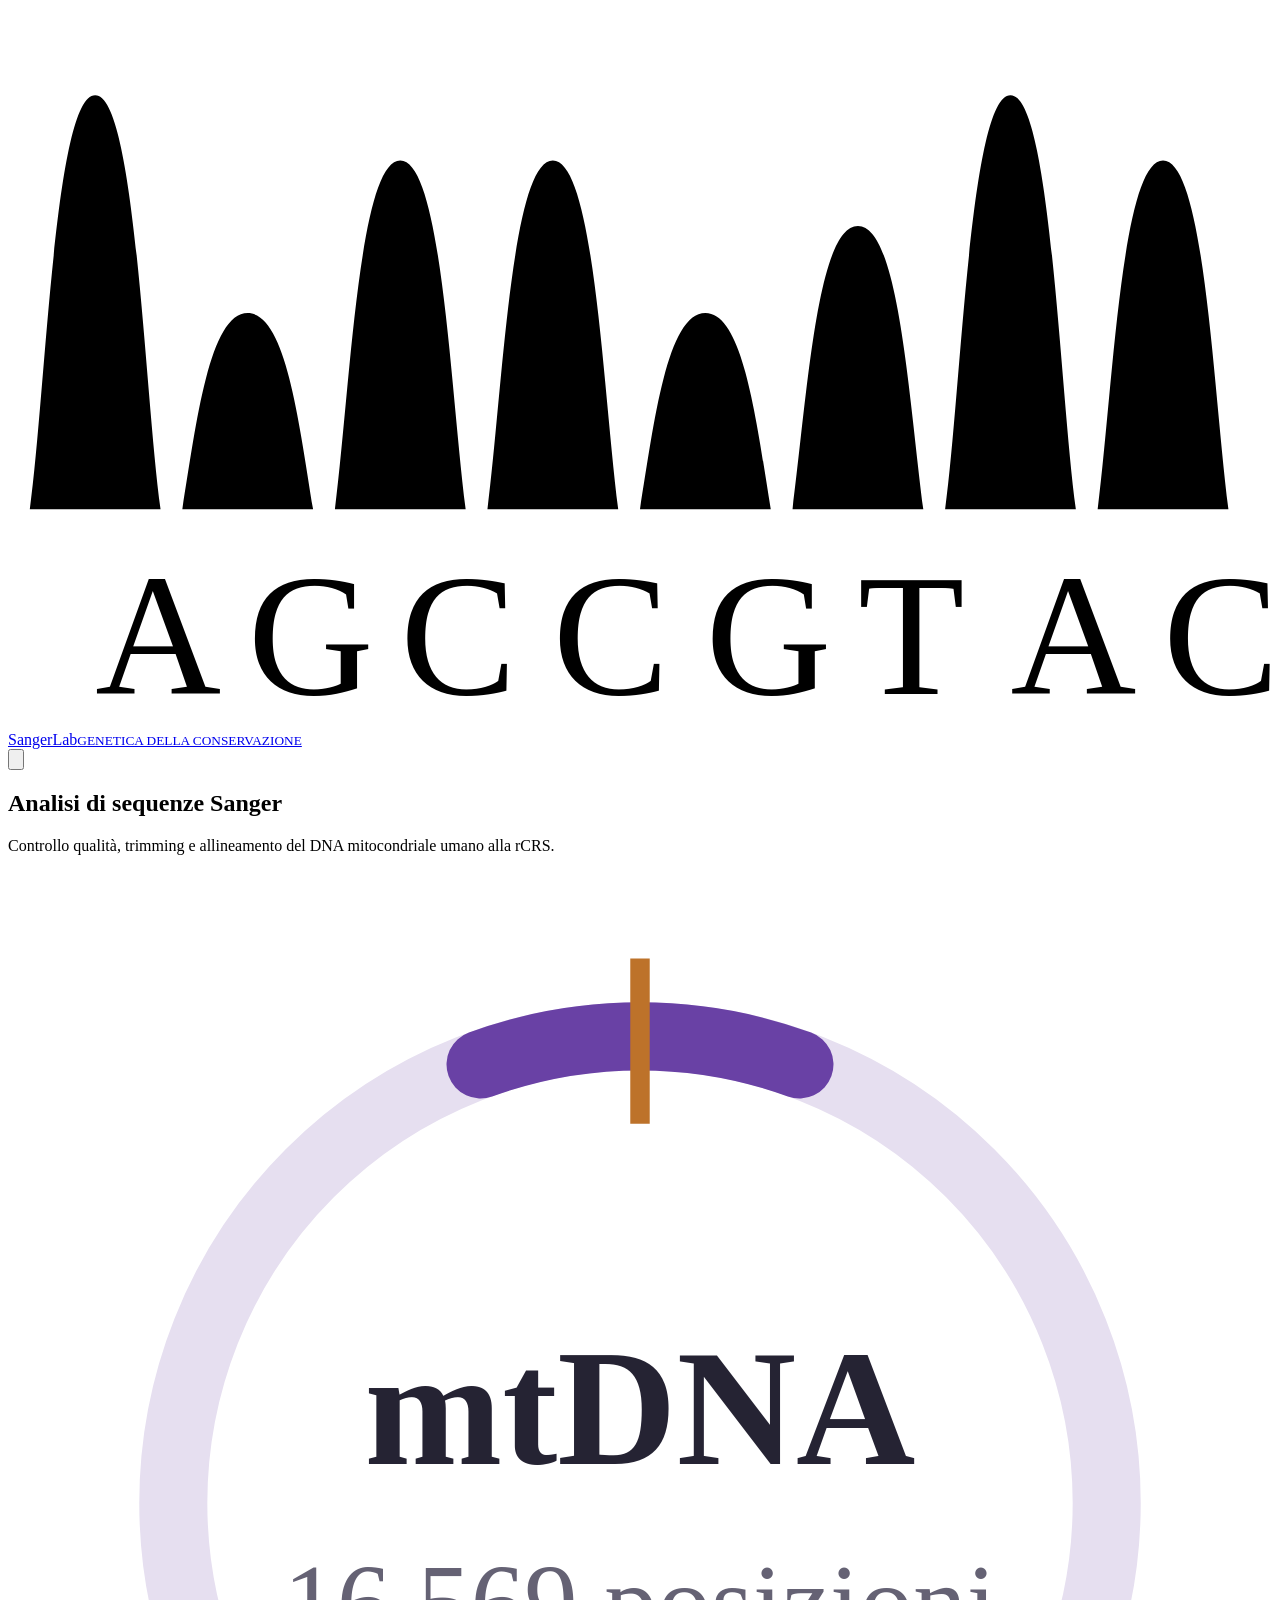
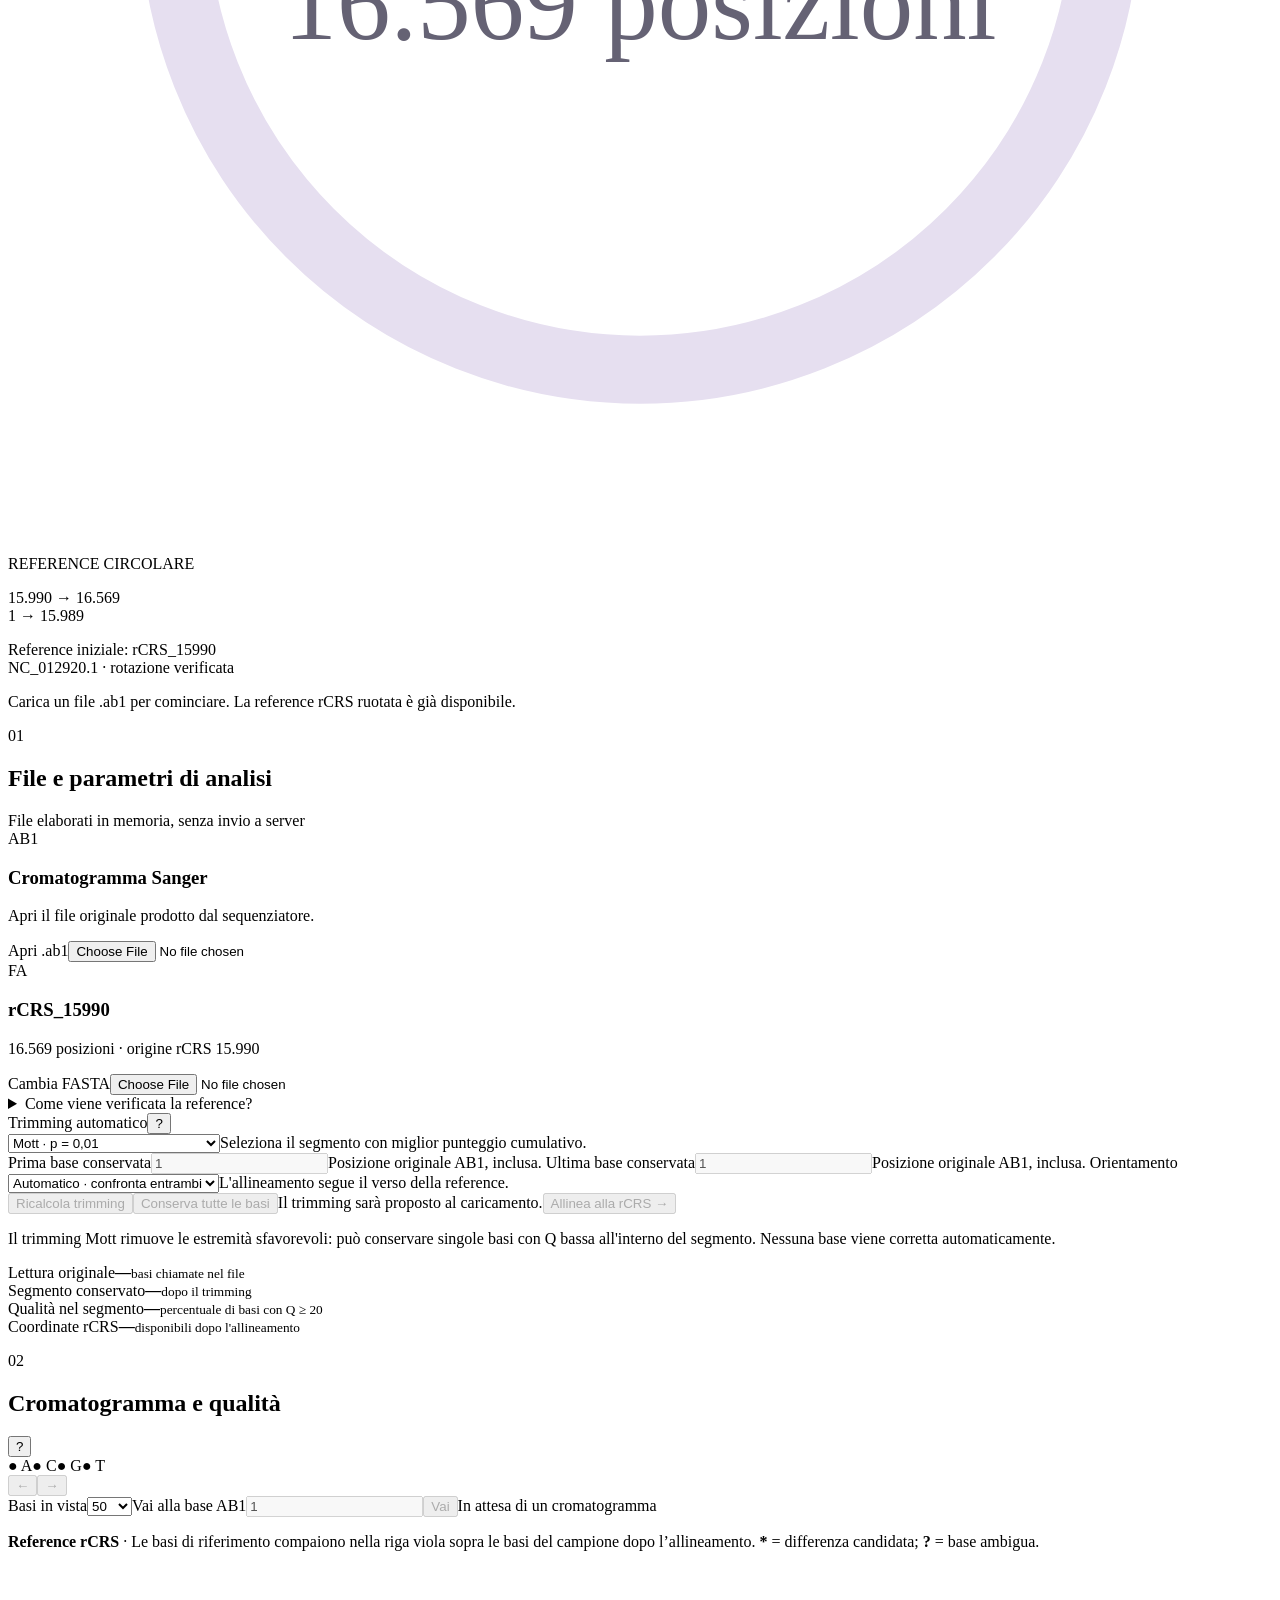
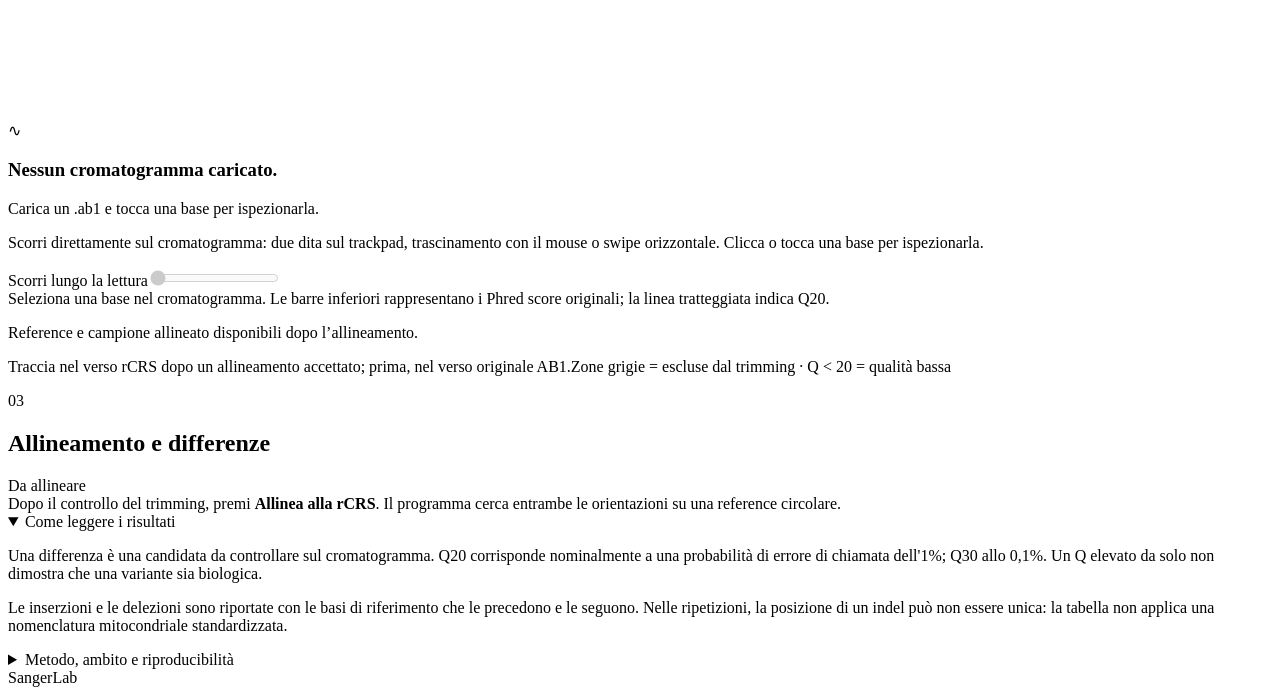
<file: src/template.html>
<!doctype html>
<html lang="it">
<head>
  <meta charset="utf-8">
  <meta name="viewport" content="width=device-width, initial-scale=1">
  <meta name="theme-color" content="#ffffff">
  <meta http-equiv="Content-Security-Policy" content="default-src 'none'; script-src 'unsafe-inline'; style-src 'unsafe-inline'; img-src data: blob:; worker-src blob:; connect-src 'none'; font-src 'none'; object-src 'none'; base-uri 'none'; form-action 'none'">
  <title>SangerLab · D-loop e coordinate rCRS</title>
  <style>/*__STYLE__*/</style>
</head>
<body>
  <div class="page-art" aria-hidden="true">
    <div class="art-field">
      <span class="art art-circle art-1"></span>
      <span class="art art-square art-2"></span>
      <span class="art art-triangle art-3"></span>
      <span class="art art-circle art-4"></span>
    </div>
  </div>
  <header class="topbar"><div class="topinner">
    <a class="brand" href="#main" aria-label="SangerLab, inizio">
      <svg id="brand-mark" viewBox="0 0 116 66" aria-hidden="true" focusable="false">
        <g class="logo-traces">
          <path class="logo-base-a" d="M2 46C3.5 35 4.3 8 8 8S12.5 35 14 46"/>
          <path class="logo-base-g" d="M16 46C17.3 38 18.5 28 22 28S26.7 38 28 46"/>
          <path class="logo-base-c" d="M30 46C31.4 35 32.2 14 36 14S40.6 35 42 46"/>
          <path class="logo-base-c" d="M44 46C45.4 35 46.2 14 50 14S54.6 35 56 46"/>
          <path class="logo-base-g" d="M58 46C59.3 38 60.5 28 64 28S68.7 38 70 46"/>
          <path class="logo-base-t" d="M72 46C73.4 35 74.3 20 78 20S82.6 35 84 46"/>
          <path class="logo-base-a" d="M86 46C87.5 35 88.3 8 92 8S96.5 35 98 46"/>
          <path class="logo-base-c" d="M100 46C101.4 35 102.2 14 106 14S110.6 35 112 46"/>
        </g>
        <path class="logo-axis" d="M2 50H113"/>
        <g class="logo-letters">
          <text class="logo-base-a" x="8" y="63">A</text>
          <text class="logo-base-g" x="22" y="63">G</text>
          <text class="logo-base-c" x="36" y="63">C</text>
          <text class="logo-base-c" x="50" y="63">C</text>
          <text class="logo-base-g" x="64" y="63">G</text>
          <text class="logo-base-t" x="78" y="63">T</text>
          <text class="logo-base-a" x="92" y="63">A</text>
          <text class="logo-base-c" x="106" y="63">C</text>
        </g>
      </svg>
      <span class="brand-name">SangerLab<small>GENETICA DELLA CONSERVAZIONE</small></span>
    </a>
    <div class="header-tags"><button type="button" id="theme-toggle" class="button small-button" aria-label="Attiva tema scuro" title="Attiva tema scuro" aria-pressed="false"><svg class="theme-moon" viewBox="0 0 24 24" fill="none" stroke="currentColor" stroke-width="2" stroke-linecap="round" stroke-linejoin="round" aria-hidden="true"><path d="M20.9 13.35A9 9 0 0 1 10.65 3.1 9 9 0 1 0 20.9 13.35Z"/></svg><svg class="theme-sun" viewBox="0 0 24 24" fill="none" stroke="currentColor" stroke-width="2" stroke-linecap="round" aria-hidden="true"><circle cx="12" cy="12" r="4"/><path d="M12 2v2m0 16v2M2 12h2m16 0h2M4.93 4.93l1.42 1.42m11.3 11.3 1.42 1.42m0-14.14-1.42 1.42M6.35 17.65l-1.42 1.42"/></svg></button></div>
  </div></header>
  <main id="main">
    <section class="hero">
      <div><h1>Analisi di sequenze Sanger</h1><p class="intro">Controllo qualità, trimming e allineamento del DNA mitocondriale umano alla rCRS.</p></div>
      <aside class="reference-hero"><div class="circle-wrap"><svg viewBox="0 0 130 130" aria-label="Il DNA mitocondriale è circolare"><circle cx="65" cy="65" r="48" fill="none" stroke="#e6dff0" stroke-width="7"/><path d="M48.6 19.9 A48 48 0 0 1 81.4 19.9" fill="none" stroke="#6941a5" stroke-width="7" stroke-linecap="round"/><line x1="65" y1="9" x2="65" y2="26" stroke="#bd722a" stroke-width="2"/><text x="65" y="61" text-anchor="middle" fill="#252333" font-size="17" font-weight="650">mtDNA</text><text x="65" y="79" text-anchor="middle" fill="#656274" font-size="11">16.569 posizioni</text></svg></div><div><p class="eyebrow">REFERENCE CIRCOLARE</p><p class="reference-route">15.990 → 16.569<br><span>1 → 15.989</span></p><p class="small muted">Reference iniziale: rCRS_15990<br>NC_012920.1 · rotazione verificata</p></div></aside>
    </section>

    <div id="status" class="status" role="status" aria-live="polite">Carica un file .ab1 per cominciare. La reference rCRS ruotata è già disponibile.</div>

    <section class="card setup" aria-labelledby="setup-title">
      <div class="section-head"><div><p class="eyebrow">01</p><h2 id="setup-title">File e parametri di analisi</h2></div><span class="muted small">File elaborati in memoria, senza invio a server</span></div>
      <div class="file-grid">
        <div class="file-box" id="read-drop"><div class="file-icon">AB1</div><div class="file-info"><h3 id="read-name">Cromatogramma Sanger</h3><p id="read-meta">Apri il file originale prodotto dal sequenziatore.</p></div><label class="button primary file-button" for="ab1-file">Apri .ab1</label><input id="ab1-file" class="file-input" type="file" accept=".ab1,.abi" aria-label="Carica cromatogramma AB1"></div>
        <div class="file-box"><div class="file-icon secondary">FA</div><div class="file-info"><h3 id="reference-name">rCRS_15990</h3><p id="reference-meta">16.569 posizioni · origine rCRS 15.990</p></div><label class="button file-button" for="fasta-file">Cambia FASTA</label><input id="fasta-file" class="file-input" type="file" accept=".fasta,.fa,.fna,.fas,.txt" aria-label="Carica reference FASTA"></div>
      </div>
      <details class="reference-details"><summary>Come viene verificata la reference?</summary><p>Il FASTA deve contenere la rCRS completa NC_012920.1, originale o ruotata. La sequenza viene confrontata base per base con la rCRS inclusa nel tool: l'origine viene ricavata dalla sequenza, mai dal solo nome. Si conserva anche la N convenzionale in posizione 3107. Reference differenti o frammentarie sono rifiutate in questa versione.</p><p id="coordinate-example"></p><button id="restore-reference" class="button small-button">Ripristina rCRS_15990</button></details>
      <div class="controls-grid">
        <div class="field"><div class="field-heading"><label for="cutoff">Trimming automatico</label><button type="button" class="help-trigger" id="help-trim" aria-haspopup="dialog" aria-controls="trim-dialog" aria-label="Come funziona il trimming Mott?">?</button></div><select id="cutoff"><option value="0.05">Mott · p = 0,05 (meno restrittivo)</option><option value="0.01" selected>Mott · p = 0,01</option><option value="0.001">Mott · p = 0,001 (più restrittivo)</option></select><span>Seleziona il segmento con miglior punteggio cumulativo.</span></div>
        <label class="field">Prima base conservata<input type="number" id="trim-start" min="1" value="1" inputmode="numeric" disabled><span>Posizione originale AB1, inclusa.</span></label>
        <label class="field">Ultima base conservata<input type="number" id="trim-end" min="1" value="1" inputmode="numeric" disabled><span>Posizione originale AB1, inclusa.</span></label>
        <label class="field">Orientamento<select id="orientation"><option value="auto">Automatico · confronta entrambi</option><option value="forward">Come nel file AB1</option><option value="reverse">Reverse complement</option></select><span>L'allineamento segue il verso della reference.</span></label>
      </div>
      <div class="action-row"><button id="auto-trim" class="button" disabled>Ricalcola trimming</button><button id="reset-trim" class="button quiet" disabled>Conserva tutte le basi</button><span id="trim-info" class="small muted">Il trimming sarà proposto al caricamento.</span><button id="analyze" class="button primary analyze" disabled>Allinea alla rCRS <span aria-hidden="true">→</span></button></div>
      <p class="method-note">Il trimming Mott rimuove le estremità sfavorevoli: può conservare singole basi con Q bassa all'interno del segmento. Nessuna base viene corretta automaticamente.</p>
    </section>

    <section class="stats" aria-label="Riepilogo analisi"><div class="stat"><span>Lettura originale</span><strong id="stat-length">—</strong><small id="stat-length-note">basi chiamate nel file</small></div><div class="stat"><span>Segmento conservato</span><strong id="stat-trim">—</strong><small id="stat-trim-note">dopo il trimming</small></div><div class="stat"><span>Qualità nel segmento</span><strong id="stat-q">—</strong><small id="stat-q-note">percentuale di basi con Q ≥ 20</small></div><div class="stat"><span>Coordinate rCRS</span><strong id="stat-map" class="map-stat">—</strong><small id="stat-map-note">disponibili dopo l'allineamento</small></div></section>

    <section class="card trace-card" aria-labelledby="trace-title">
      <div class="section-head"><div><p class="eyebrow">02</p><div class="field-heading"><h2 id="trace-title">Cromatogramma e qualità</h2><button type="button" class="help-trigger" id="help-quality" aria-haspopup="dialog" aria-controls="quality-dialog" aria-label="Come si interpretano i punteggi Phred?">?</button></div></div><div class="legend"><span class="base-a">● A</span><span class="base-c">● C</span><span class="base-g">● G</span><span class="base-t">● T</span></div></div>
      <div class="trace-toolbar"><div class="nav-buttons"><button id="prev-trace" class="button square" aria-label="Tratto precedente" disabled>←</button><button id="next-trace" class="button square" aria-label="Tratto successivo" disabled>→</button></div><label class="inline-field">Basi in vista<select id="view-count"><option>30</option><option selected>50</option><option>80</option><option>120</option></select></label><label class="inline-field jump-field">Vai alla base AB1<input type="number" id="jump-base" value="1" min="1" inputmode="numeric" disabled><button id="jump-button" class="button" disabled>Vai</button></label><span id="trace-range" class="small muted">In attesa di un cromatogramma</span></div>
      <p class="trace-reference-banner"><strong>Reference rCRS</strong> · Le basi di riferimento compaiono nella riga viola sopra le basi del campione dopo l’allineamento. <strong>*</strong> = differenza candidata; <strong>?</strong> = base ambigua.</p><div class="canvas-wrap"><canvas id="trace-canvas" aria-label="Cromatogramma, basi della reference e del campione, barre di qualità. Tocca un picco per leggere i dettagli."></canvas><div id="trace-empty" class="empty-overlay"><div class="empty-symbol" aria-hidden="true">∿</div><h3>Nessun cromatogramma caricato.</h3><p>Carica un .ab1 e tocca una base per ispezionarla.</p></div></div>
      <p class="trace-gesture-hint">Scorri direttamente sul cromatogramma: due dita sul trackpad, trascinamento con il mouse o swipe orizzontale. Clicca o tocca una base per ispezionarla.</p>
      <label class="slider-label" for="trace-slider">Scorri lungo la lettura<span id="slider-position"></span></label><input id="trace-slider" type="range" min="0" max="1" value="0" disabled aria-label="Posizione della finestra del cromatogramma">
      <div id="base-inspector" class="inspector"><span class="muted">Seleziona una base nel cromatogramma. Le barre inferiori rappresentano i Phred score originali; la linea tratteggiata indica Q20.</span></div>
      <p id="trace-alignment-note" class="small muted" aria-live="polite">Reference e campione allineato disponibili dopo l’allineamento.</p><div class="trace-foot"><span>Traccia nel verso rCRS dopo un allineamento accettato; prima, nel verso originale AB1.</span><span>Zone grigie = escluse dal trimming · Q &lt; 20 = qualità bassa</span></div>
    </section>

    <section class="card results-card" aria-labelledby="results-title"><div class="section-head"><div><p class="eyebrow">03</p><h2 id="results-title">Allineamento e differenze</h2></div><span id="alignment-state" class="pill">Da allineare</span></div>
      <div id="result-empty" class="result-empty">Dopo il controllo del trimming, premi <strong>Allinea alla rCRS</strong>. Il programma cerca entrambe le orientazioni su una reference circolare.</div>
      <div id="result-content" hidden>
        <div id="alignment-summary" class="alignment-summary"></div><div id="result-warnings" class="result-warnings"></div>
        <div class="results-tabs" role="tablist" aria-label="Risultati"><button id="tab-variants" class="tab active" role="tab" aria-selected="true" aria-controls="variants-panel">Differenze <span id="variant-count">0</span></button><button id="tab-alignment" class="tab" role="tab" aria-selected="false" aria-controls="alignment-panel">Allineamento base per base</button></div>
        <div id="variants-panel" role="tabpanel" aria-labelledby="tab-variants"><p class="small muted">Differenze candidate rispetto alla reference. Tocca «Vedi picco» per tornare alla traccia. La qualità è quella della chiamata nel file, non una probabilità di variante.</p><div class="table-scroll"><table id="variants-table"><thead><tr><th>Tipo</th><th>rCRS</th><th>FASTA</th><th>Ref → lettura</th><th>Q</th><th>Valutazione</th><th>Traccia</th></tr></thead><tbody id="variants-body"></tbody></table></div><div id="no-variants" class="no-variants" hidden>Nessuna differenza nel segmento allineato.</div></div>
        <div id="alignment-panel" role="tabpanel" aria-labelledby="tab-alignment" hidden><div class="alignment-nav"><button id="align-prev" class="button">← Precedenti</button><span id="align-range" class="small"></span><button id="align-next" class="button">Successive →</button></div><p class="small muted">Scorri orizzontalmente se necessario. Le celle viola indicano differenze; quelle tratteggiate, qualità bassa. «+» = inserzione nella lettura; «−» = gap.</p><div class="table-scroll alignment-scroll" id="alignment-grid"></div></div>
        <div class="export-row"><span class="eyebrow">ESPORTA</span><button id="export-fasta" class="button">Lettura FASTA</button><button id="export-alignment" class="button">Allineamento FASTA</button><button id="export-variants" class="button">Differenze TSV</button><button id="export-quality" class="button">Qualità TSV</button><button id="export-report" class="button">Report JSON</button></div>
        <p class="method-note">Il FASTA contiene la lettura rifilata nell'orientamento della reference. Non è un consenso di più letture. Le regioni senza dati non vengono riempite con basi della reference.</p>
      </div>
    </section>

    <section class="notes-grid"><details class="card notes" open><summary>Come leggere i risultati</summary><p>Una differenza è una candidata da controllare sul cromatogramma. Q20 corrisponde nominalmente a una probabilità di errore di chiamata dell'1%; Q30 allo 0,1%. Un Q elevato da solo non dimostra che una variante sia biologica.</p><p>Le inserzioni e le delezioni sono riportate con le basi di riferimento che le precedono e le seguono. Nelle ripetizioni, la posizione di un indel può non essere unica: la tabella non applica una nomenclatura mitocondriale standardizzata.</p></details><details class="card notes"><summary>Metodo, ambito e riproducibilità</summary><p>Allineamento semiglobale con gap affini: tutta la lettura conservata è allineata a un tratto della reference. Match +2, mismatch −3, apertura gap −6, estensione −1. La reference duplicata consente il passaggio attraverso l'origine; la numerazione viene poi riportata modulo 16.569.</p><p>Questa versione analizza una lettura alla volta. Non richiama i picchi, non misura l'eteroplasmia, non costruisce un consenso forward/reverse e non assegna aplogruppi. I Phred sono quelli già presenti nel file AB1.</p><p>Codice open source MIT. Parser adattato da <a href="https://github.com/animeshkundu/sanger-viewer" target="_blank" rel="noopener noreferrer">Sanger Viewer, Animesh</a>. Nessuna libreria esterna caricata, nessun account, nessun caricamento dei dati su server. Ricaricando la pagina si perde la sessione: esporta i risultati per conservarli.</p></details></section>
    <footer><span>SangerLab</span></footer>
  </main>
  <dialog id="trim-dialog" class="help-dialog" aria-labelledby="trim-dialog-title">
    <div class="help-dialog-head"><h2 id="trim-dialog-title">Come funziona il trimming?</h2><button type="button" class="button square help-close" aria-label="Chiudi spiegazione del trimming" autofocus>×</button></div>
    <div class="help-dialog-body">
      <p>Il trimming esclude le estremità della lettura Sanger in cui le chiamate delle basi sono meno affidabili. SangerLab usa una variante dell'algoritmo <strong>Mott</strong>, basata sui punteggi Phred già presenti nel file AB1.</p>
      <h3>Come viene scelto il segmento?</h3>
      <ol><li>Per ogni base, converte la qualità Q in probabilità nominale di errore: P = 10<sup>−Q/10</sup>.</li><li>Calcola il punteggio della base: <strong>p − P</strong>, dove p è il cutoff scelto nel menu.</li><li>Conserva il segmento contiguo con la somma positiva più alta dei punteggi. Se non esiste un segmento con somma positiva, non propone alcun intervallo.</li></ol>
      <div class="help-formula">Punteggio per base = p − 10<sup>−Q/10</sup></div>
      <table class="help-table"><caption>Significato del cutoff Mott</caption><thead><tr><th scope="col">Cutoff p</th><th scope="col">Qualità di pareggio</th><th scope="col">Effetto atteso</th></tr></thead><tbody><tr><td>0,05 (5%)</td><td>Q ≈ 13</td><td>Meno restrittivo</td></tr><tr><td>0,01 (1%)</td><td>Q = 20</td><td>Intermedio (predefinito)</td></tr><tr><td>0,001 (0,1%)</td><td>Q = 30</td><td>Più restrittivo</td></tr></tbody></table>
      <p><strong>Attenzione:</strong> la qualità di pareggio è quella per cui il contributo della singola base è zero, non un filtro rigido. Anche basi con qualità inferiore possono rimanere all'interno del segmento, se compensate da basi di qualità elevata. Il cutoff non è una probabilità di errore dell'intero segmento.</p>
      <h3>Come controllare il risultato?</h3><p>Le regioni escluse appaiono in grigio nel cromatogramma. Puoi cambiare il cutoff, oppure modificare manualmente la prima e l'ultima base conservata (posizioni AB1 incluse). Controlla sempre i picchi e le basi a bassa qualità prima di allineare. Il file originale non viene modificato.</p>
    </div>
  </dialog>
  <dialog id="quality-dialog" class="help-dialog" aria-labelledby="quality-dialog-title">
    <div class="help-dialog-head"><h2 id="quality-dialog-title">Che cos'è il Phred score?</h2><button type="button" class="button square help-close" aria-label="Chiudi spiegazione della qualità" autofocus>×</button></div>
    <div class="help-dialog-body">
      <p>Il punteggio Phred (Q) esprime su scala logaritmica la probabilità nominale che una base sia stata chiamata in modo errato dal basecaller. Più alto è Q, più affidabile è la chiamata, se i punteggi sono ben calibrati.</p>
      <div class="help-formula">Q = −10 log<sub>10</sub>(P<sub>errore</sub>)</div>
      <table class="help-table"><caption>Qualità e probabilità di errore per base</caption><thead><tr><th scope="col">Phred</th><th scope="col">Probabilità di errore</th><th scope="col">Accuratezza nominale</th></tr></thead><tbody><tr><td>Q10</td><td>10%</td><td>90%</td></tr><tr><td>Q20</td><td>1%</td><td>99%</td></tr><tr><td>Q30</td><td>0,1%</td><td>99,9%</td></tr><tr><td>Q40</td><td>0,01%</td><td>99,99%</td></tr></tbody></table>
      <p>Nel grafico, la linea tratteggiata indica Q20. Le barre viola rappresentano Q ≥ 20, quelle arancioni Q &lt; 20. La percentuale di qualità nel riepilogo è la frazione di basi conservate con Q ≥ 20, non l'accuratezza complessiva della lettura.</p>
      <p>I Phred sono quelli originali del file AB1: SangerLab non li ricalcola dall'altezza dei picchi. Una base con Q elevato non dimostra da sola che la differenza dalla reference sia una variante biologica. Controlla il cromatogramma.</p>
    </div>
  </dialog>
  <script id="sanger-reference" type="application/json">/*__REFERENCE__*/</script>
  <script id="sanger-core">/*__CORE__*/</script>
  <script>/*__ABIF__*/</script>
  <script>/*__APP__*/</script>
</body>
</html>
</file>
